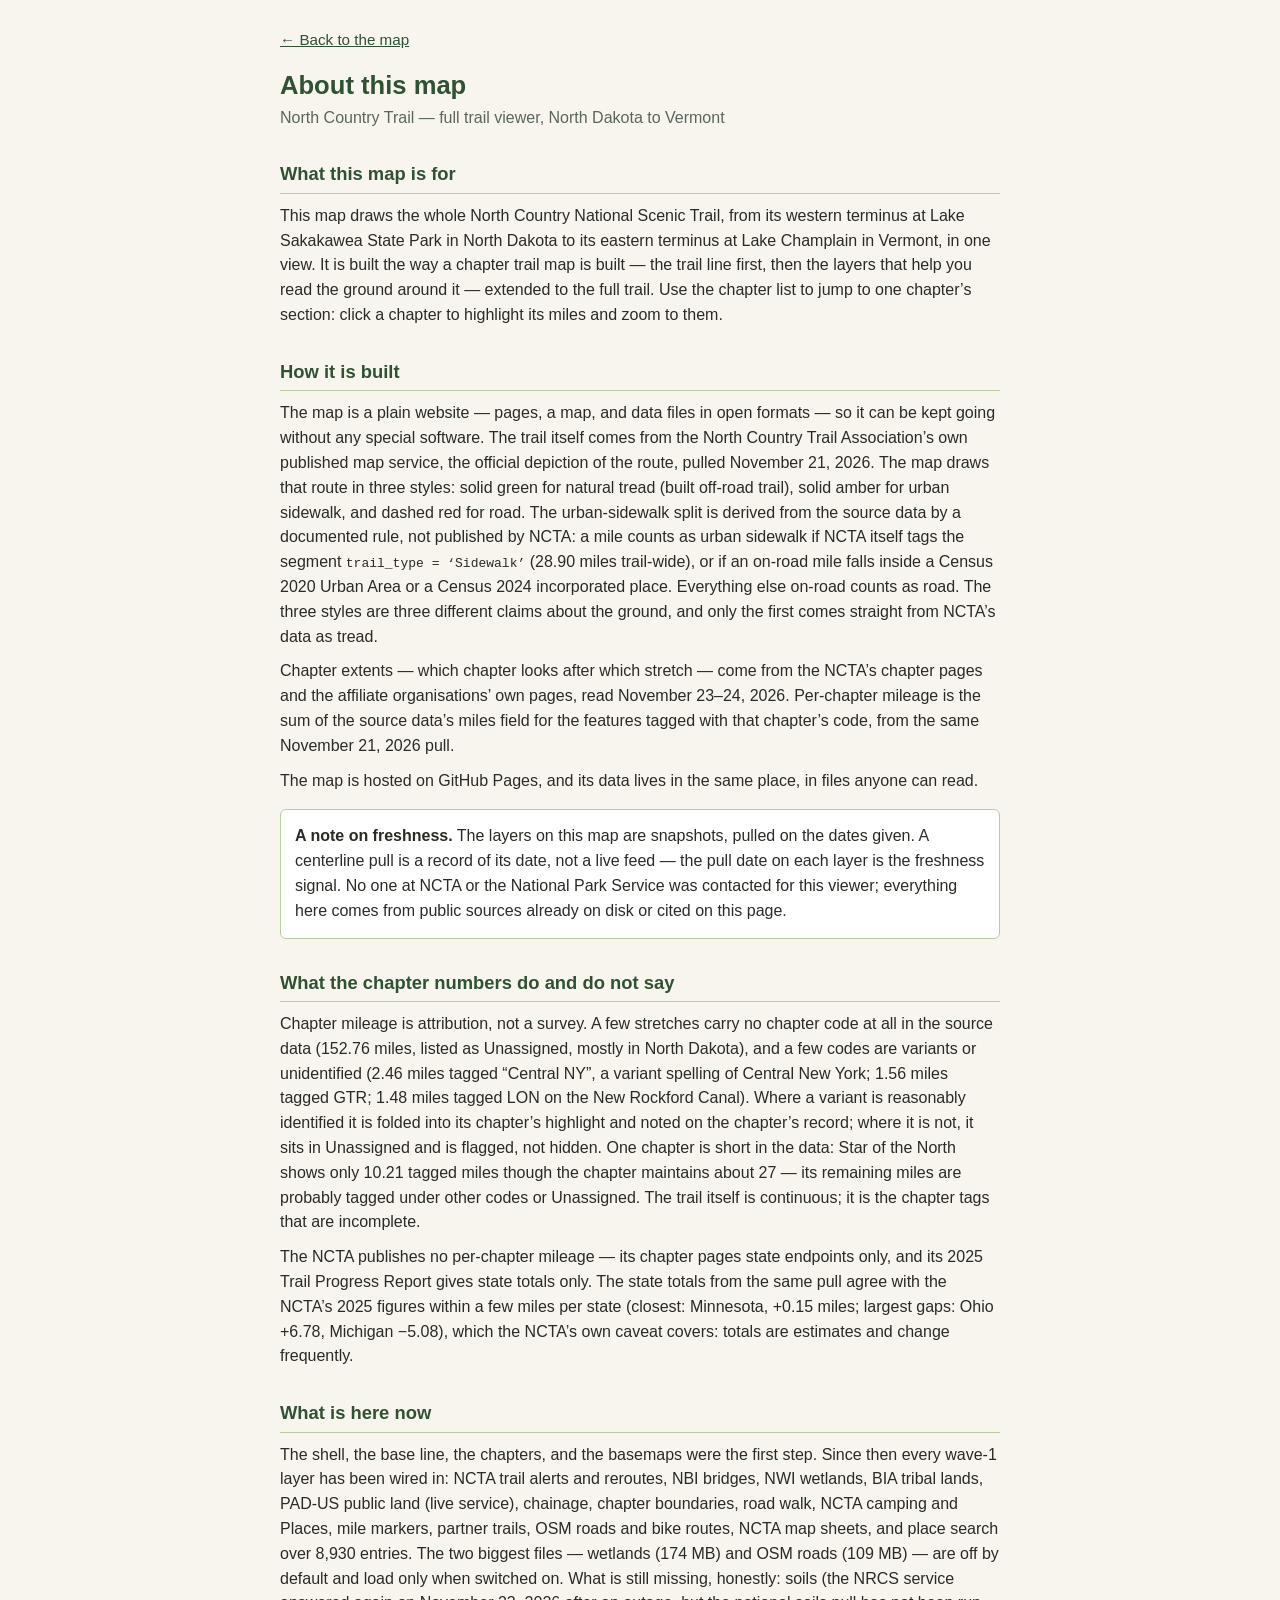
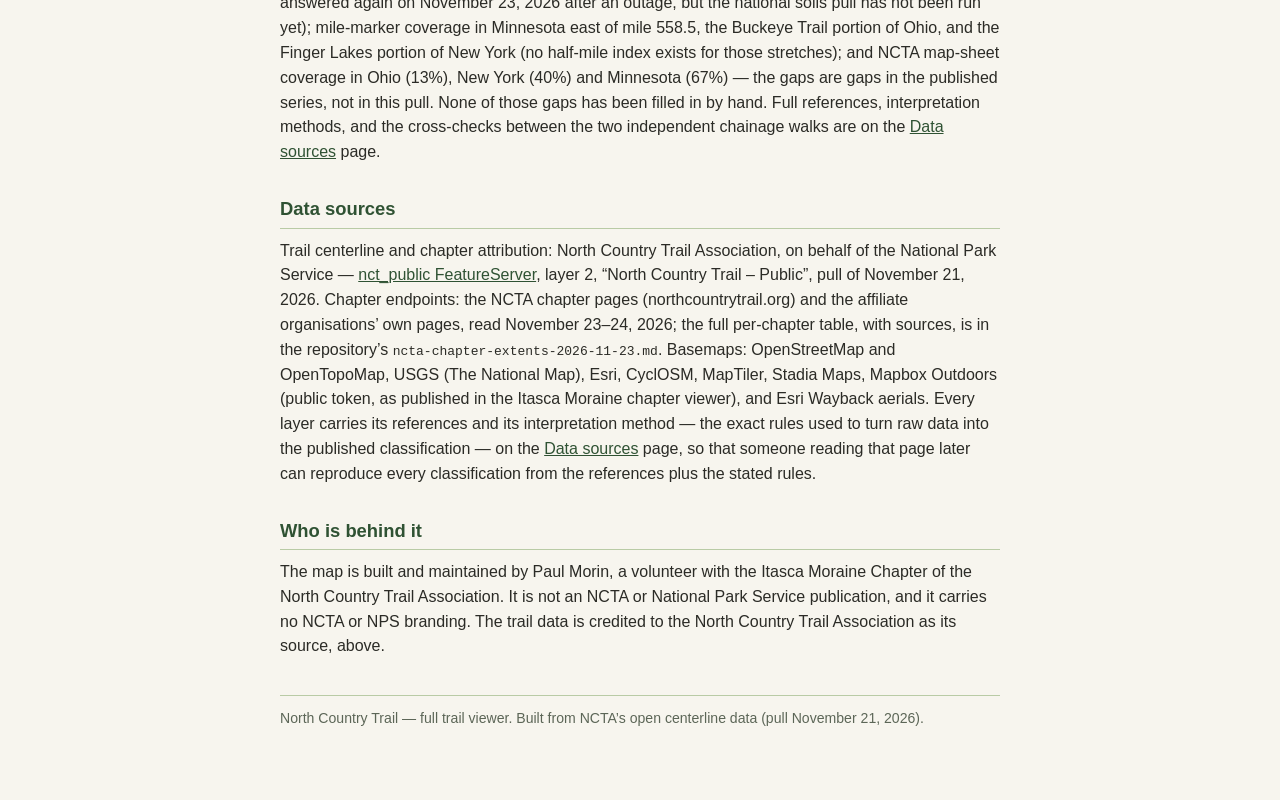
<file: site/about.html>
<!DOCTYPE html>
<html lang="en">
<head>
<meta charset="utf-8">
<meta name="viewport" content="width=device-width, initial-scale=1">
<title>About this map — North Country Trail full trail viewer</title>
<style>
  body {
    font-family: -apple-system, BlinkMacSystemFont, "Segoe UI", Roboto, Helvetica, Arial, sans-serif;
    line-height: 1.55;
    color: #2b2b26;
    background: #f7f5ee;
    margin: 0;
    padding: 0;
  }
  .page { max-width: 720px; margin: 0 auto; padding: 28px 20px 60px; }
  a { color: #2f5233; }
  h1 { font-size: 1.6rem; line-height: 1.25; margin: 0 0 4px; color: #2f5233; }
  .subtitle { font-size: 1rem; color: #5c6657; margin: 0 0 20px; }
  .back { display: inline-block; margin-bottom: 18px; font-size: 0.95rem; }
  h2 {
    font-size: 1.15rem; color: #2f5233;
    border-bottom: 1px solid #b9cba5;
    padding-bottom: 4px; margin: 30px 0 10px;
  }
  h3 { font-size: 1rem; margin: 18px 0 4px; color: #2b2b26; }
  p { margin: 4px 0 10px; }
  .src { font-size: 0.88rem; color: #5c6657; margin: 0 0 12px; }
  .src a { color: #5c6657; word-break: break-all; }
  .note {
    background: #fff; border: 1px solid #b9cba5; border-radius: 6px;
    padding: 10px 14px; margin: 16px 0;
  }
  .note p { margin: 4px 0; }
  ul { margin: 4px 0 10px; padding-left: 22px; }
  li { margin: 3px 0; }
  .foot { margin-top: 36px; font-size: 0.88rem; color: #5c6657; border-top: 1px solid #b9cba5; padding-top: 12px; }
</style>
</head>
<body>
<div class="page">
<a class="back" href="index.html">&larr; Back to the map</a>
<h1>About this map</h1>
<p class="subtitle">North Country Trail &mdash; full trail viewer, North Dakota to Vermont</p>

<h2>What this map is for</h2>
<p>This map draws the whole North Country National Scenic Trail, from its western terminus at Lake Sakakawea State Park in North Dakota to its eastern terminus at Lake Champlain in Vermont, in one view. It is built the way a chapter trail map is built &mdash; the trail line first, then the layers that help you read the ground around it &mdash; extended to the full trail. Use the chapter list to jump to one chapter&rsquo;s section: click a chapter to highlight its miles and zoom to them.</p>

<h2>How it is built</h2>
<p>The map is a plain website &mdash; pages, a map, and data files in open formats &mdash; so it can be kept going without any special software. The trail itself comes from the North Country Trail Association&rsquo;s own published map service, the official depiction of the route, pulled November 21, 2026. The map draws that route in three styles: solid green for natural tread (built off-road trail), solid amber for urban sidewalk, and dashed red for road. The urban-sidewalk split is derived from the source data by a documented rule, not published by NCTA: a mile counts as urban sidewalk if NCTA itself tags the segment <code>trail_type = &lsquo;Sidewalk&rsquo;</code> (28.90 miles trail-wide), or if an on-road mile falls inside a Census 2020 Urban Area or a Census 2024 incorporated place. Everything else on-road counts as road. The three styles are three different claims about the ground, and only the first comes straight from NCTA&rsquo;s data as tread.</p>
<p>Chapter extents &mdash; which chapter looks after which stretch &mdash; come from the NCTA&rsquo;s chapter pages and the affiliate organisations&rsquo; own pages, read November 23&ndash;24, 2026. Per-chapter mileage is the sum of the source data&rsquo;s miles field for the features tagged with that chapter&rsquo;s code, from the same November 21, 2026 pull.</p>
<p>The map is hosted on GitHub Pages, and its data lives in the same place, in files anyone can read.</p>

<div class="note">
<p><strong>A note on freshness.</strong> The layers on this map are snapshots, pulled on the dates given. A centerline pull is a record of its date, not a live feed &mdash; the pull date on each layer is the freshness signal. No one at NCTA or the National Park Service was contacted for this viewer; everything here comes from public sources already on disk or cited on this page.</p>
</div>

<h2>What the chapter numbers do and do not say</h2>
<p>Chapter mileage is attribution, not a survey. A few stretches carry no chapter code at all in the source data (152.76 miles, listed as Unassigned, mostly in North Dakota), and a few codes are variants or unidentified (2.46 miles tagged &ldquo;Central NY&rdquo;, a variant spelling of Central New York; 1.56 miles tagged GTR; 1.48 miles tagged LON on the New Rockford Canal). Where a variant is reasonably identified it is folded into its chapter&rsquo;s highlight and noted on the chapter&rsquo;s record; where it is not, it sits in Unassigned and is flagged, not hidden. One chapter is short in the data: Star of the North shows only 10.21 tagged miles though the chapter maintains about 27 &mdash; its remaining miles are probably tagged under other codes or Unassigned. The trail itself is continuous; it is the chapter tags that are incomplete.</p>
<p>The NCTA publishes no per-chapter mileage &mdash; its chapter pages state endpoints only, and its 2025 Trail Progress Report gives state totals only. The state totals from the same pull agree with the NCTA&rsquo;s 2025 figures within a few miles per state (closest: Minnesota, +0.15 miles; largest gaps: Ohio +6.78, Michigan &minus;5.08), which the NCTA&rsquo;s own caveat covers: totals are estimates and change frequently.</p>

<h2>What is here now</h2>
<p>The shell, the base line, the chapters, and the basemaps were the first step. Since then every wave-1 layer has been wired in: NCTA trail alerts and reroutes, NBI bridges, NWI wetlands, BIA tribal lands, PAD-US public land (live service), chainage, chapter boundaries, road walk, NCTA camping and Places, mile markers, partner trails, OSM roads and bike routes, NCTA map sheets, and place search over 8,930 entries. The two biggest files — wetlands (174 MB) and OSM roads (109 MB) — are off by default and load only when switched on. What is still missing, honestly: soils (the NRCS service answered again on November 23, 2026 after an outage, but the national soils pull has not been run yet); mile-marker coverage in Minnesota east of mile 558.5, the Buckeye Trail portion of Ohio, and the Finger Lakes portion of New York (no half-mile index exists for those stretches); and NCTA map-sheet coverage in Ohio (13%), New York (40%) and Minnesota (67%) — the gaps are gaps in the published series, not in this pull. None of those gaps has been filled in by hand. Full references, interpretation methods, and the cross-checks between the two independent chainage walks are on the <a href="data-sources.html">Data sources</a> page.</p>

<h2>Data sources</h2>
<p>Trail centerline and chapter attribution: North Country Trail Association, on behalf of the National Park Service &mdash; <a href="https://services2.arcgis.com/UfGVyqUm4GHa2zrj/arcgis/rest/services/nct_public/FeatureServer">nct_public FeatureServer</a>, layer 2, &ldquo;North Country Trail &ndash; Public&rdquo;, pull of November 21, 2026. Chapter endpoints: the NCTA chapter pages (northcountrytrail.org) and the affiliate organisations&rsquo; own pages, read November 23&ndash;24, 2026; the full per-chapter table, with sources, is in the repository&rsquo;s <code>ncta-chapter-extents-2026-11-23.md</code>. Basemaps: OpenStreetMap and OpenTopoMap, USGS (The National Map), Esri, CyclOSM, MapTiler, Stadia Maps, Mapbox Outdoors (public token, as published in the Itasca Moraine chapter viewer), and Esri Wayback aerials. Every layer carries its references and its interpretation method — the exact rules used to turn raw data into the published classification — on the <a href="data-sources.html">Data sources</a> page, so that someone reading that page later can reproduce every classification from the references plus the stated rules.</p>

<h2>Who is behind it</h2>
<p>The map is built and maintained by Paul Morin, a volunteer with the Itasca Moraine Chapter of the North Country Trail Association. It is not an NCTA or National Park Service publication, and it carries no NCTA or NPS branding. The trail data is credited to the North Country Trail Association as its source, above.</p>

<p class="foot">North Country Trail &mdash; full trail viewer. Built from NCTA&rsquo;s open centerline data (pull November 21, 2026).</p>
</div>
</body>
</html>
</file>
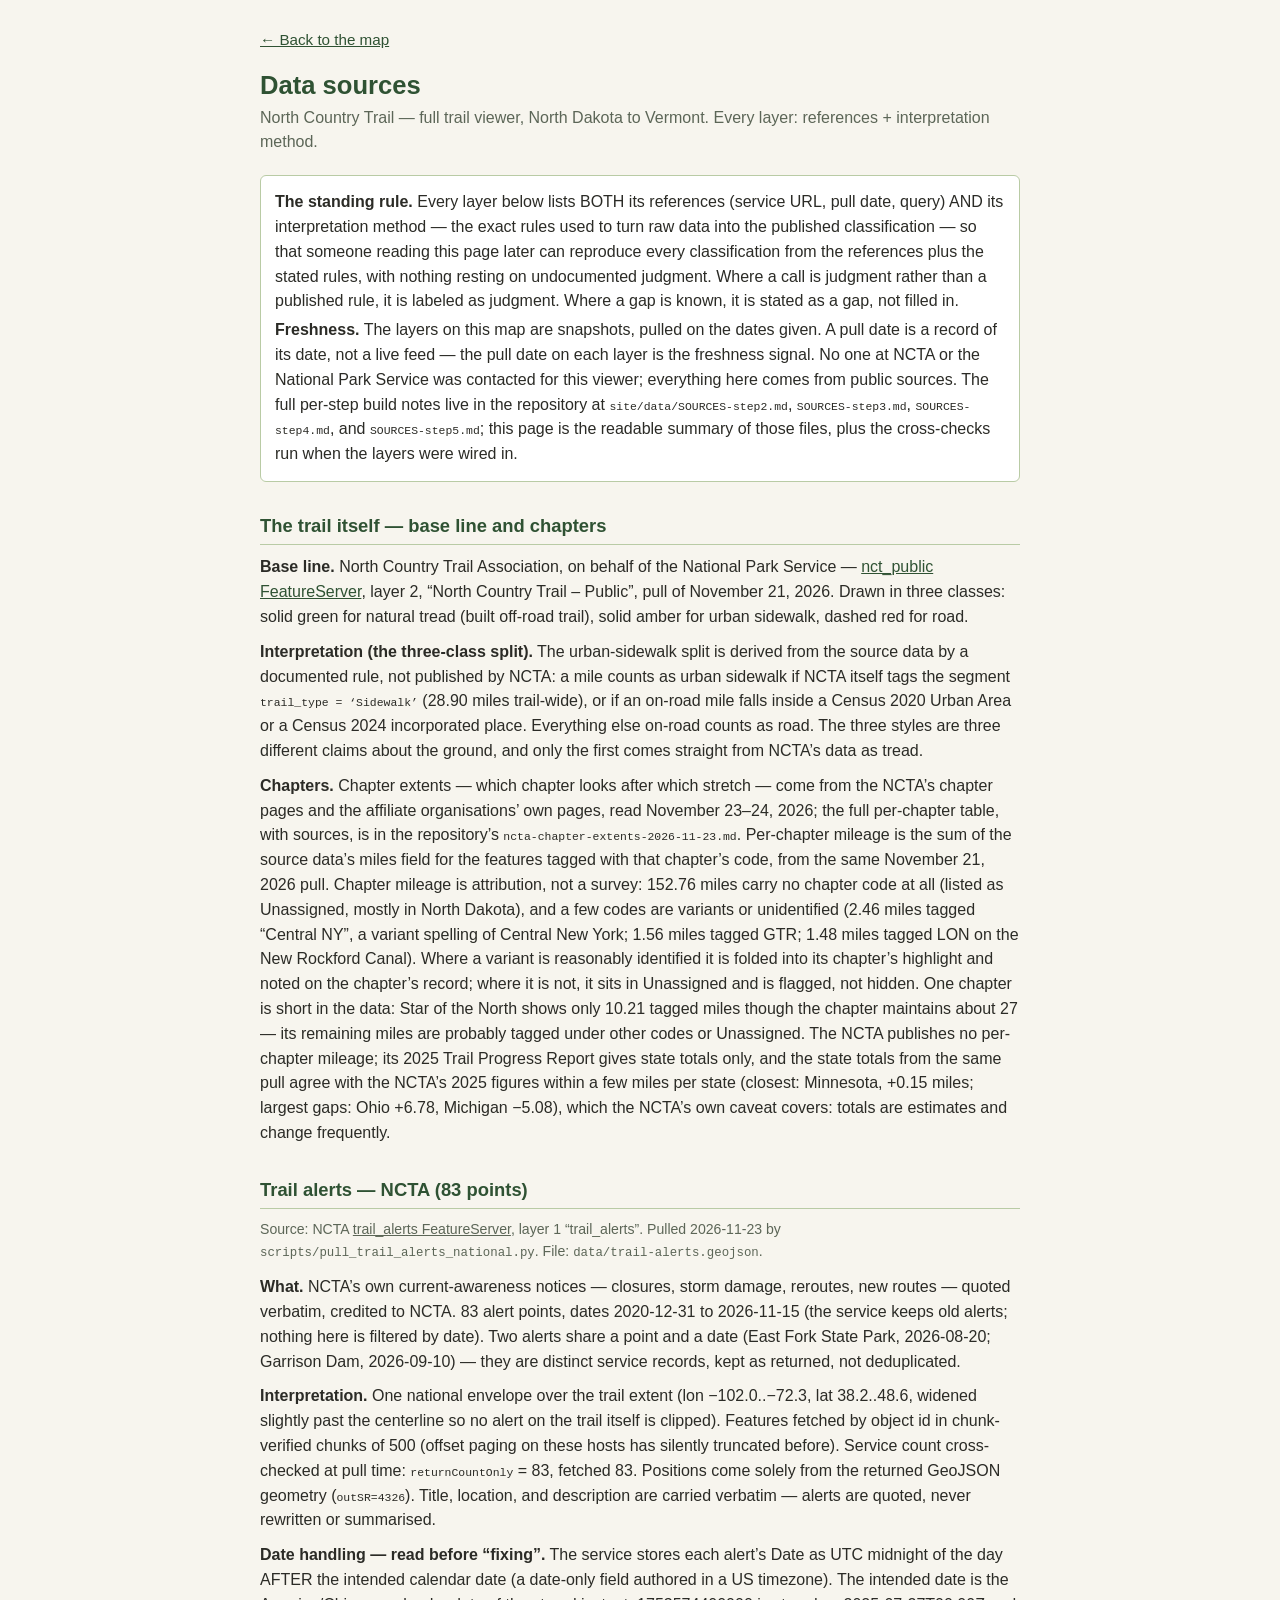
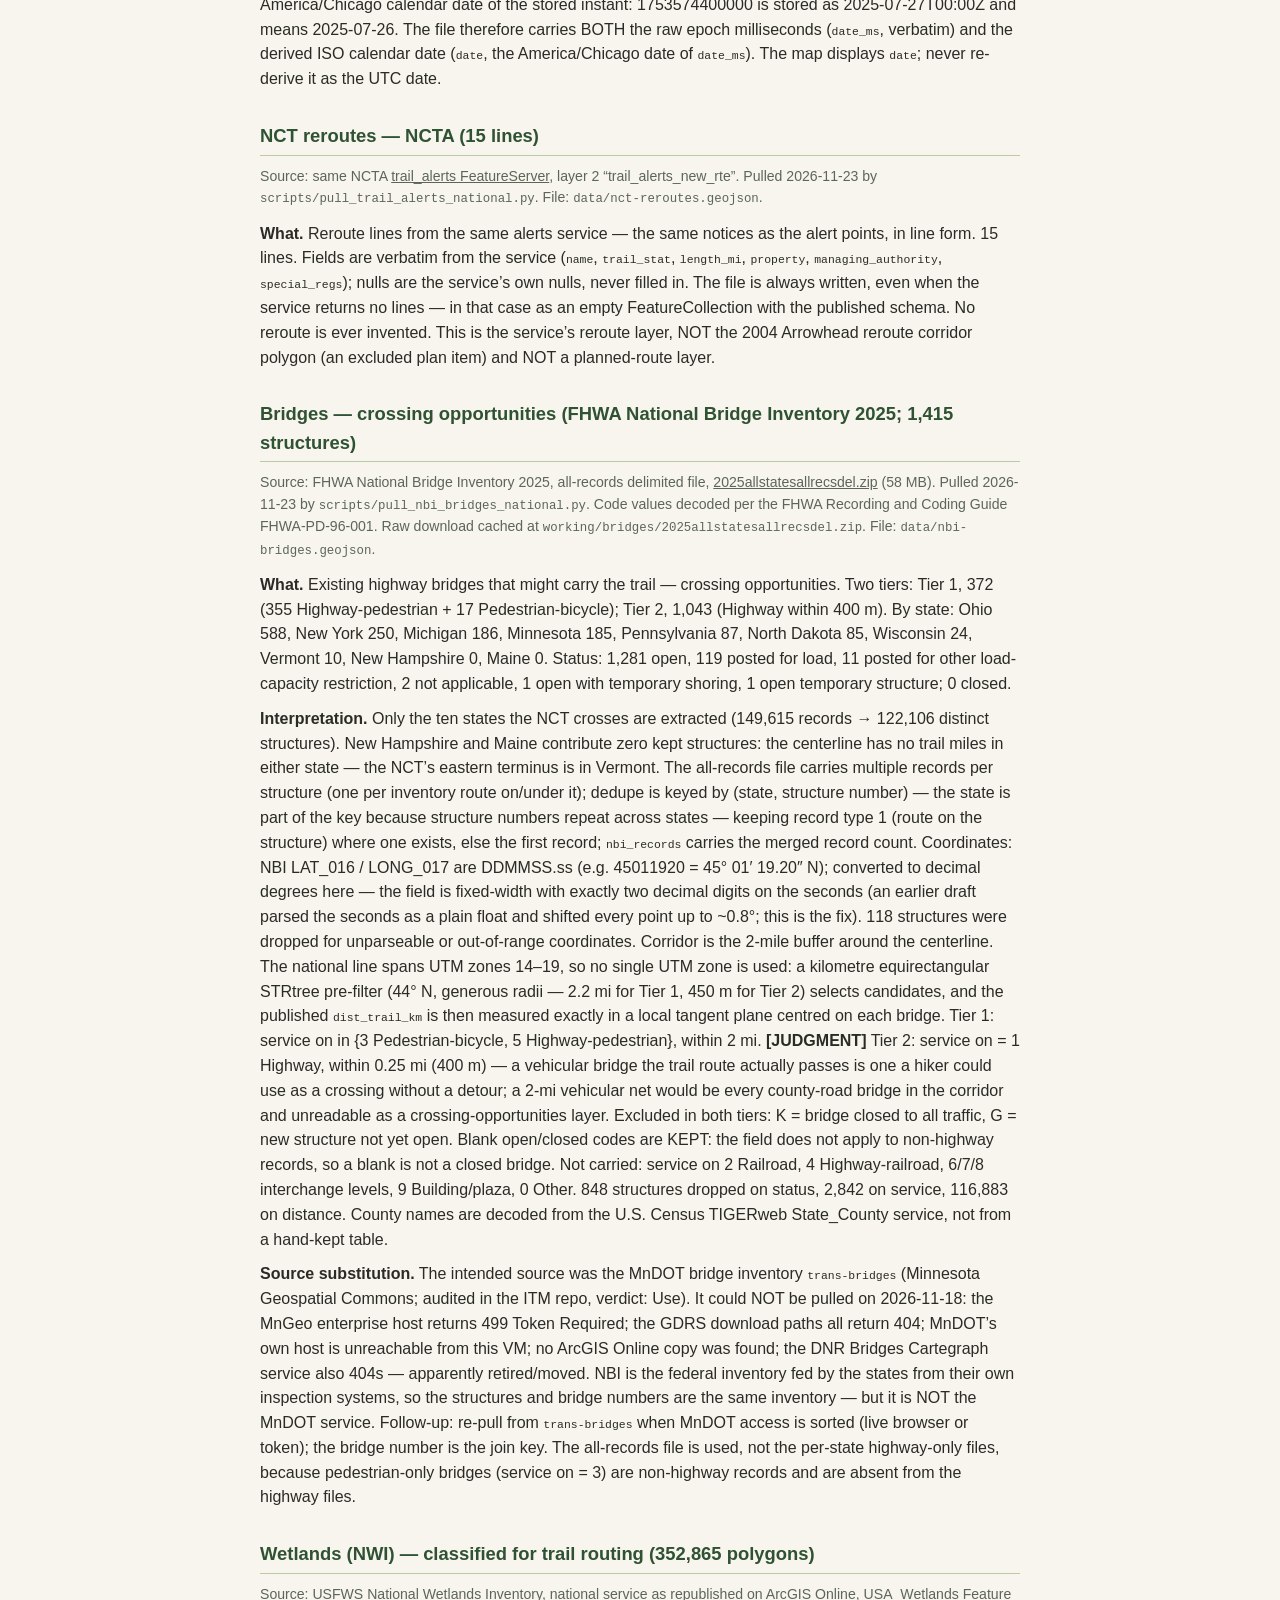
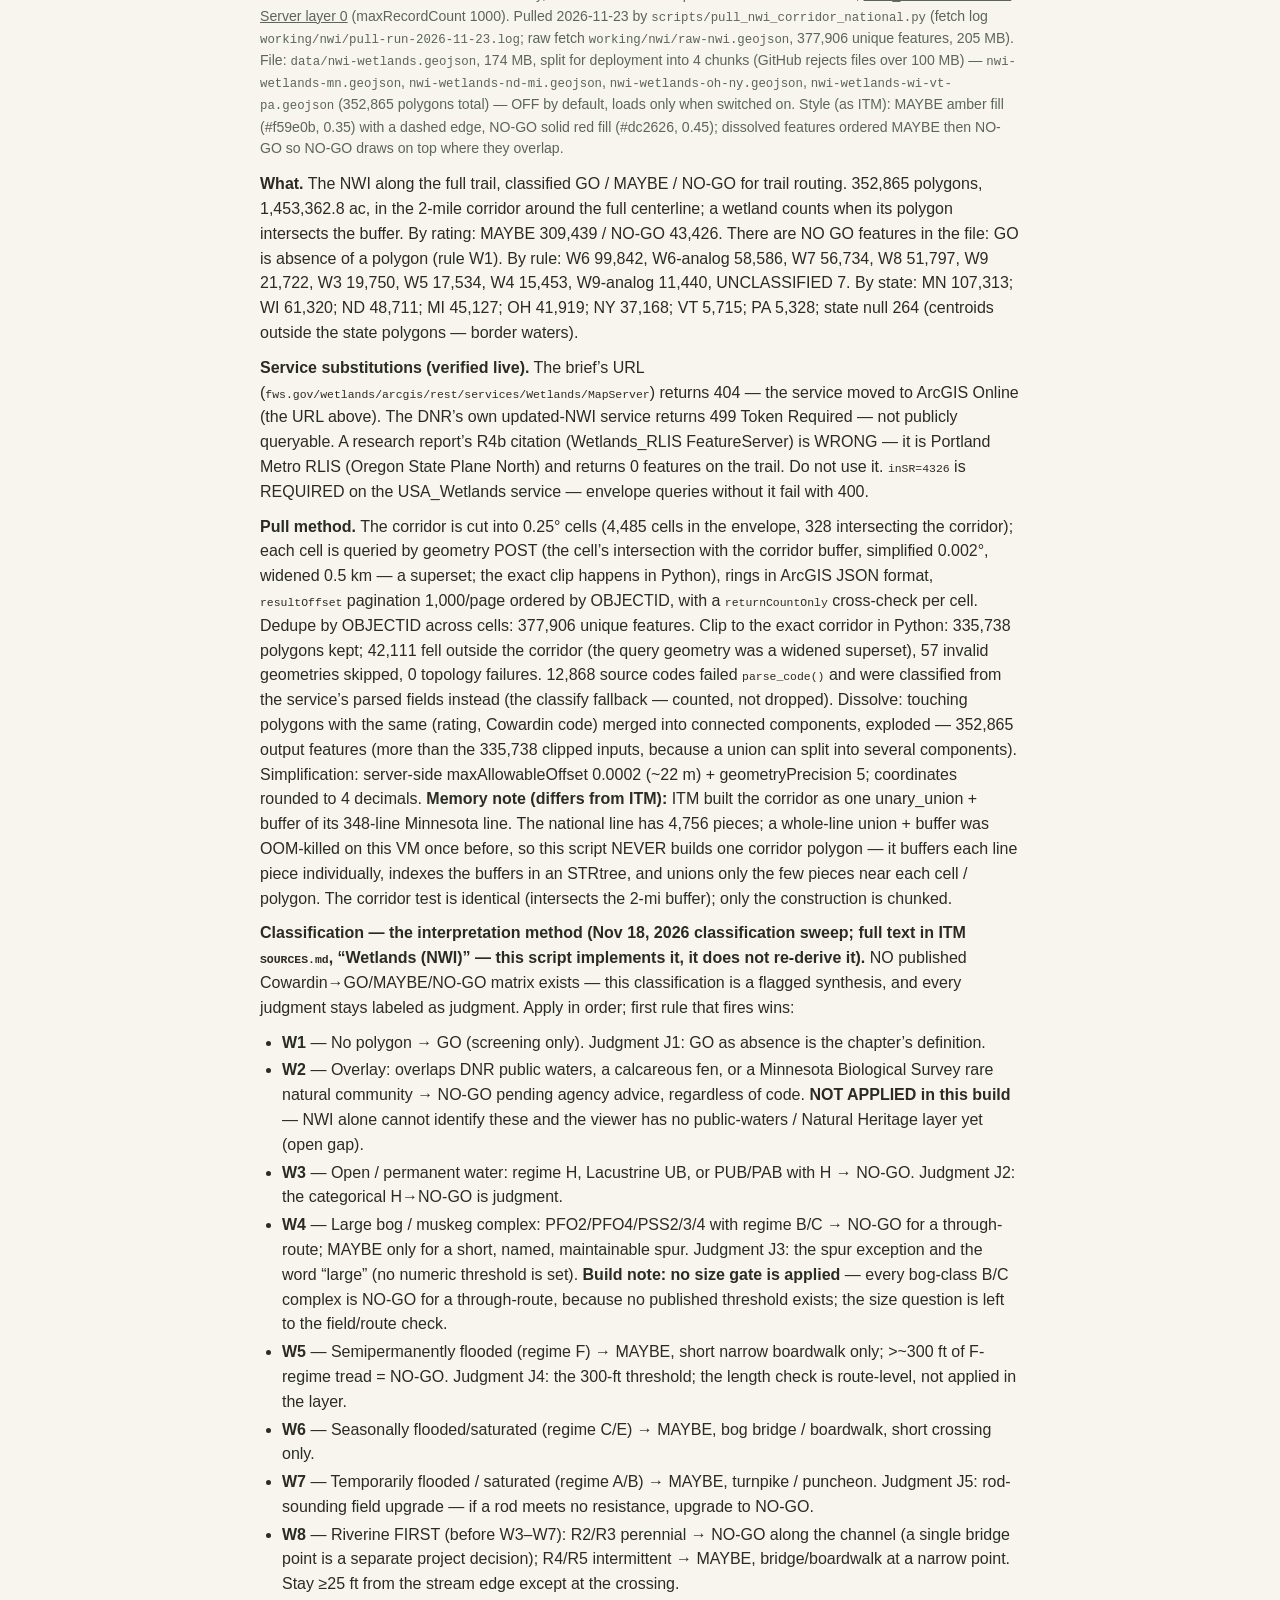
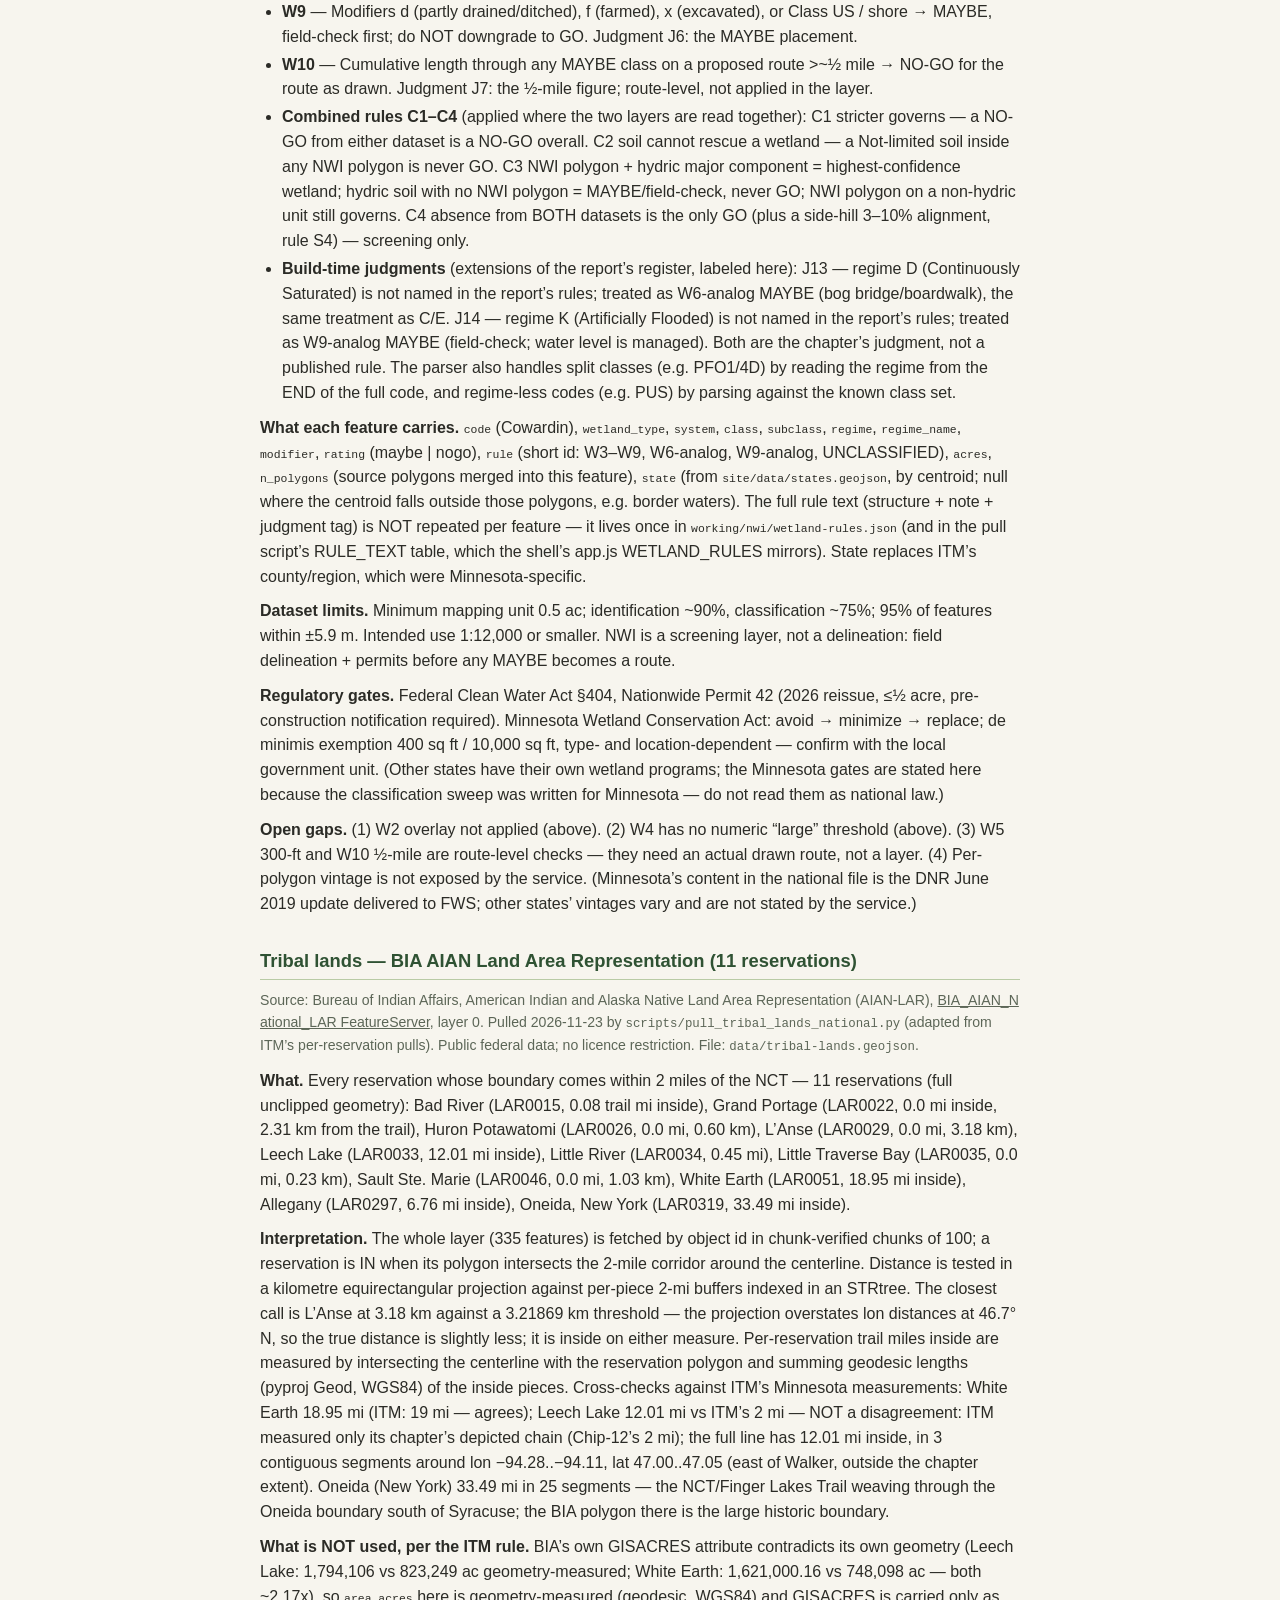
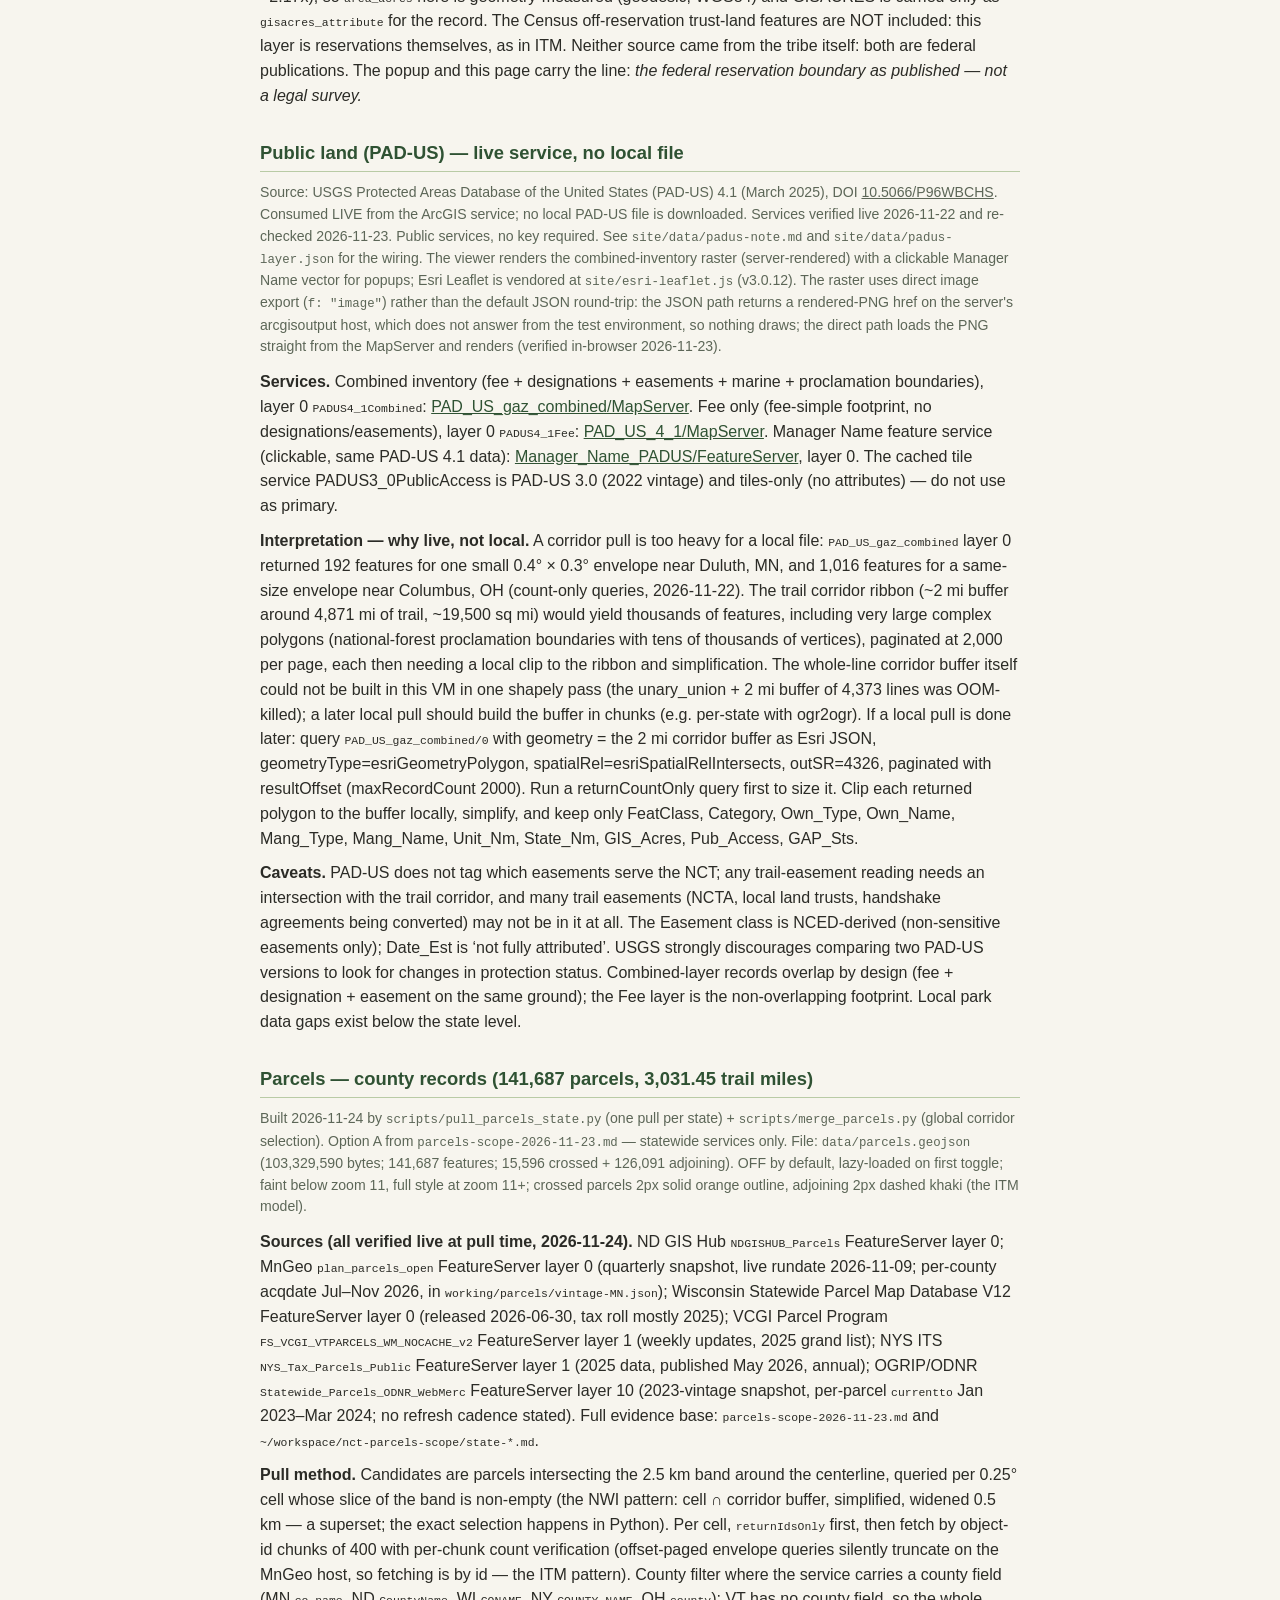
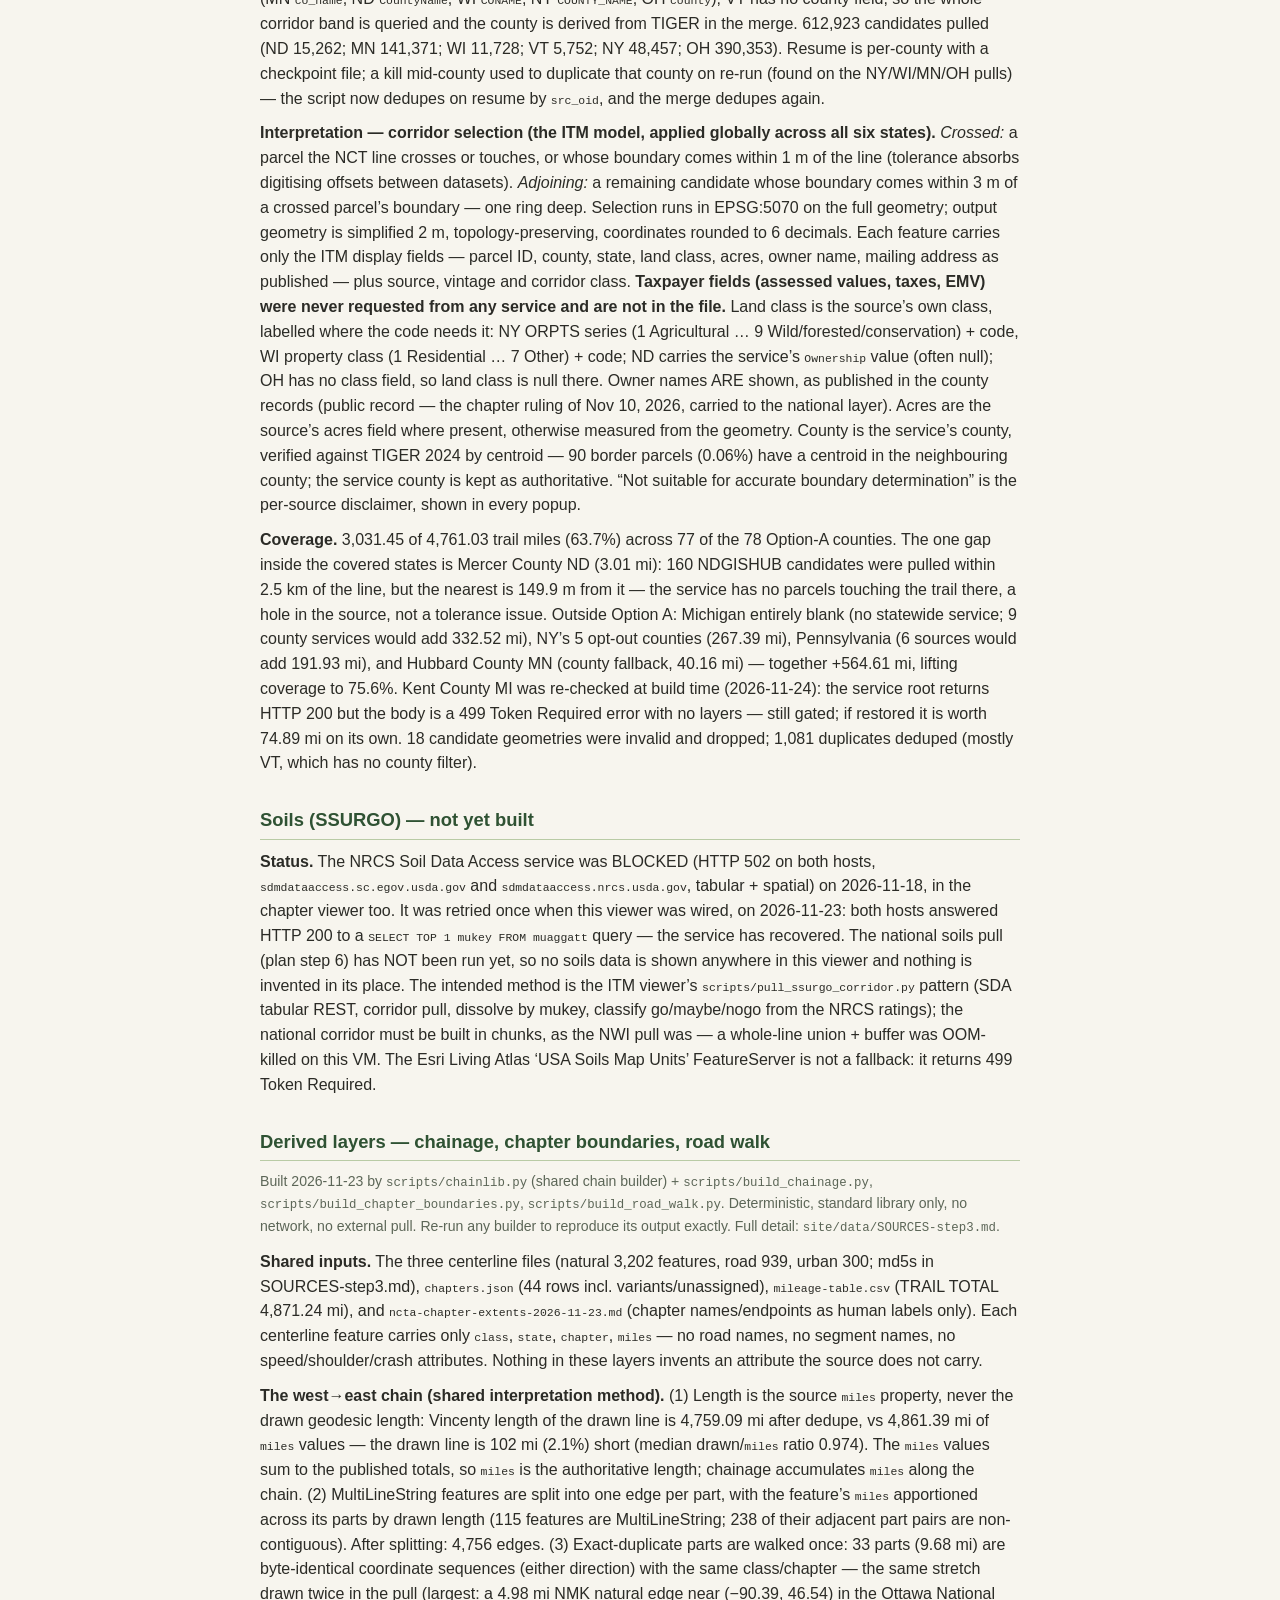
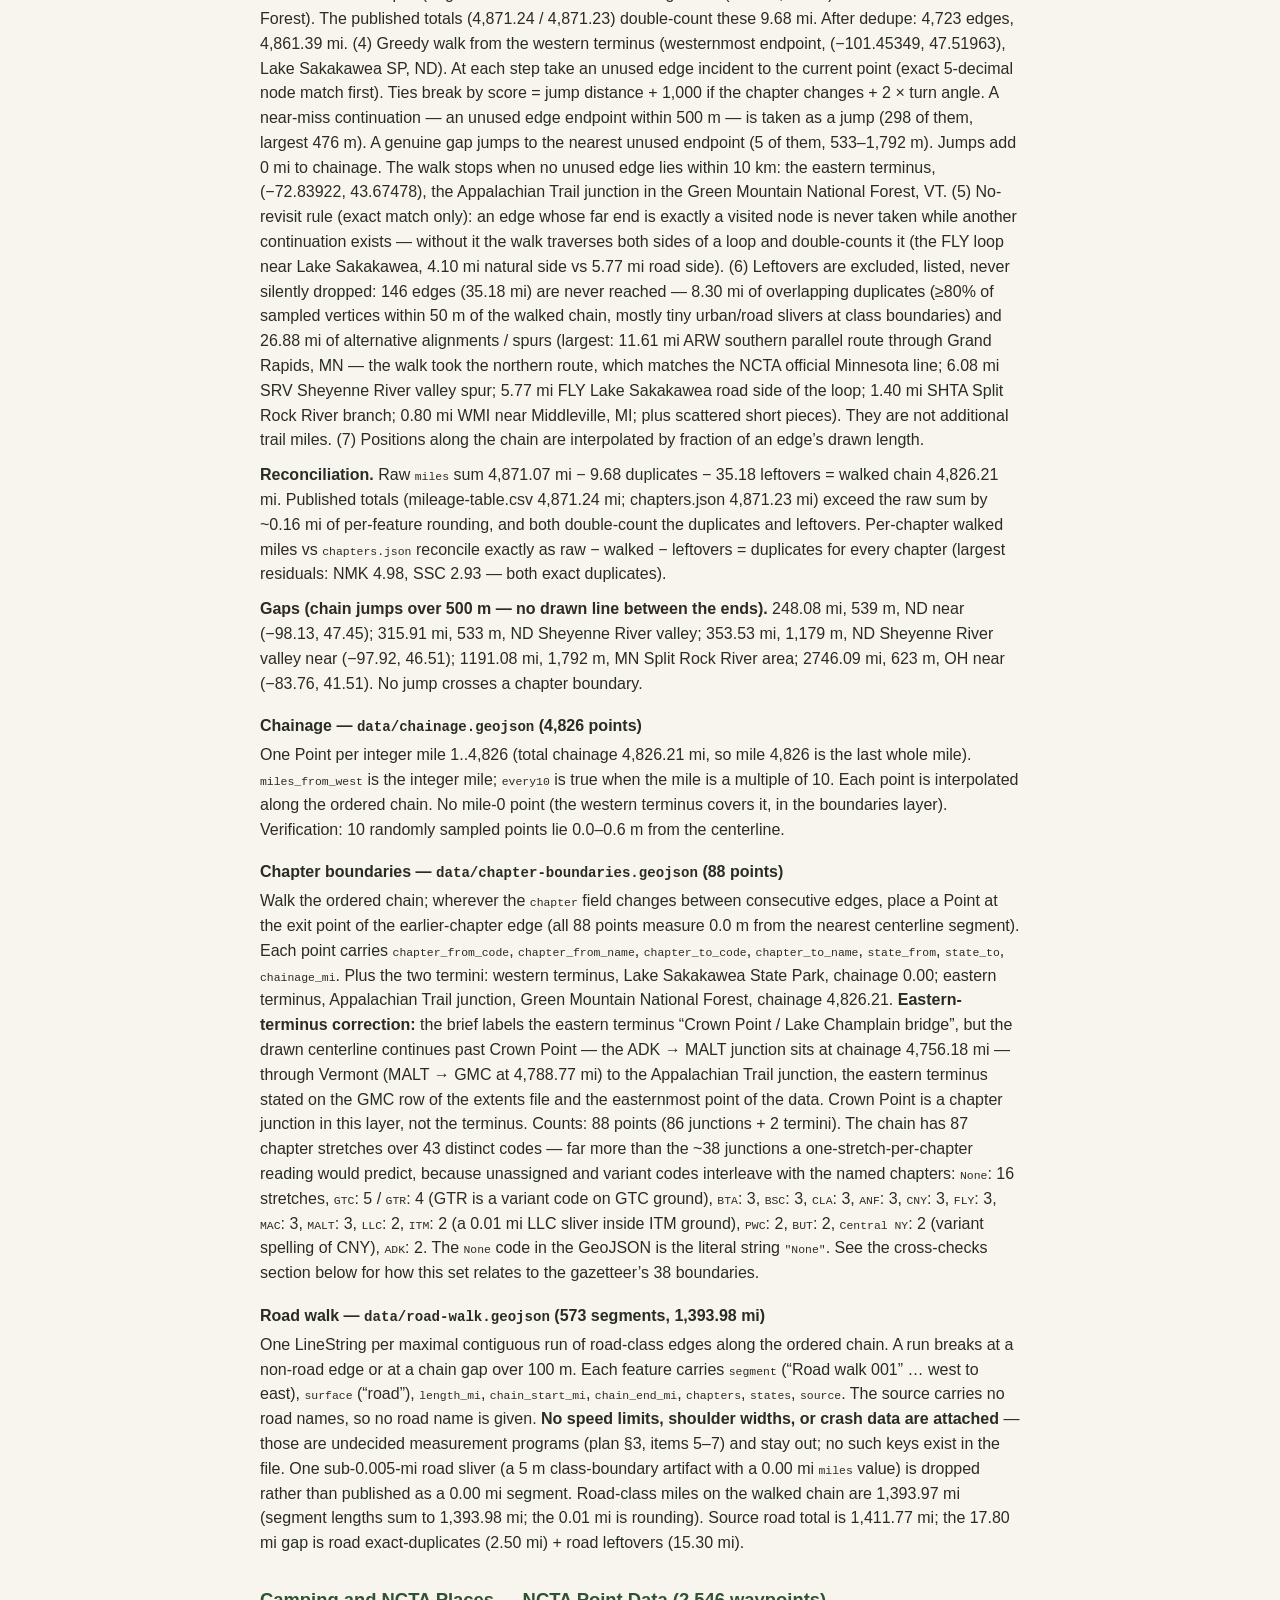
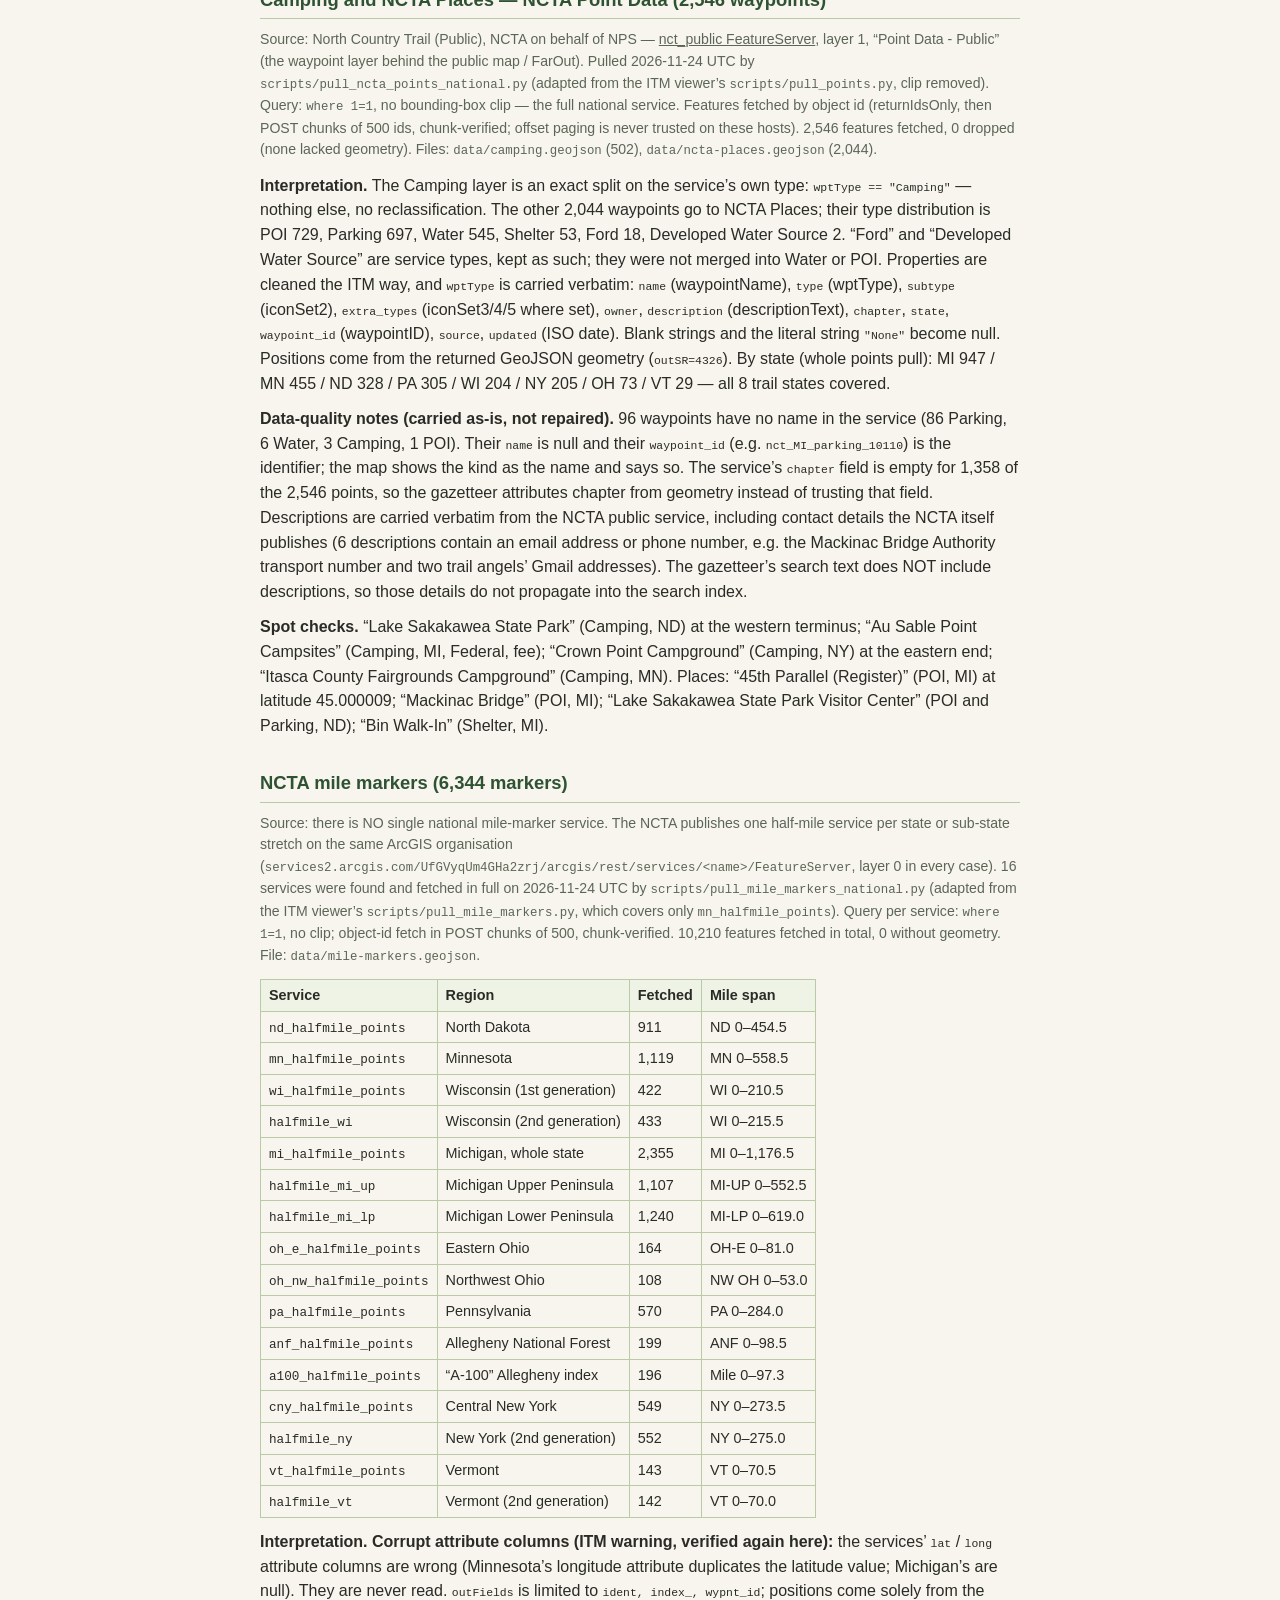
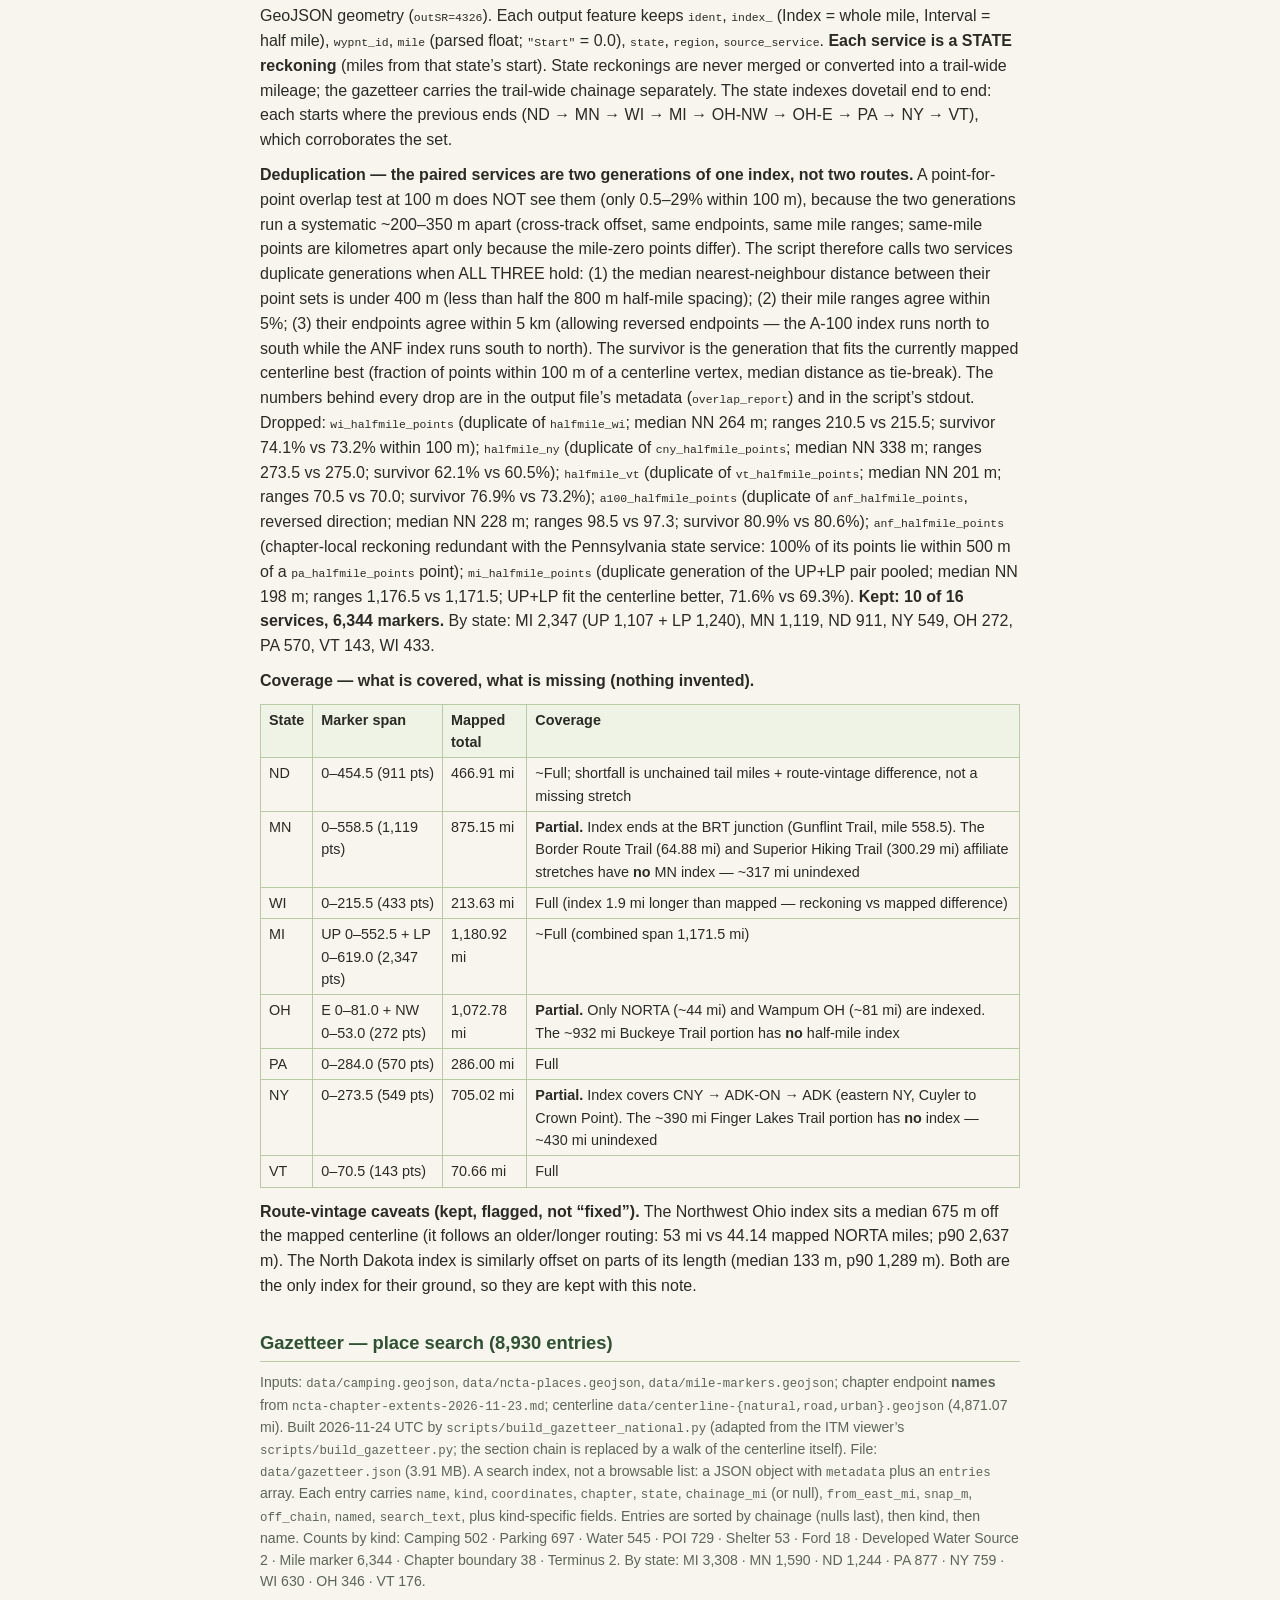
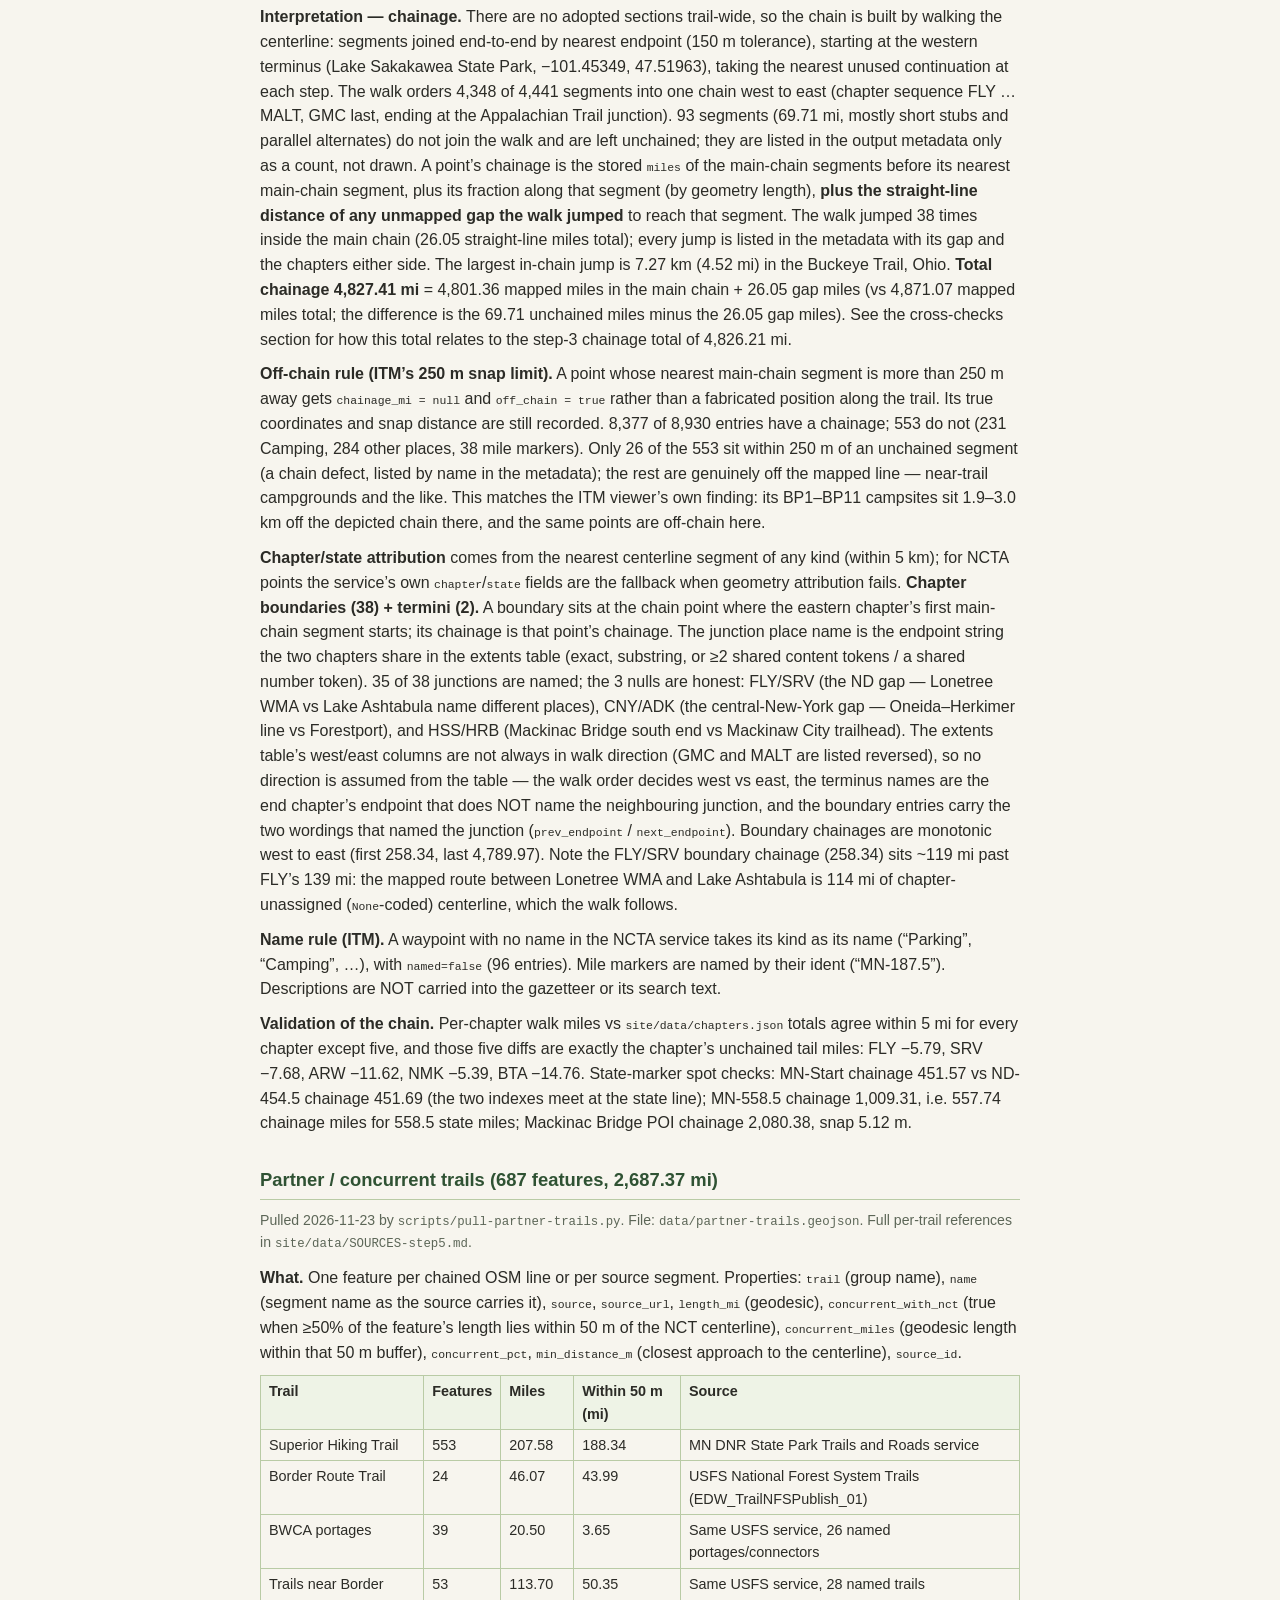
<file: site/data-sources.html>
<!DOCTYPE html>
<html lang="en">
<head>
<meta charset="utf-8">
<meta name="viewport" content="width=device-width, initial-scale=1">
<title>Data sources — North Country Trail full trail viewer</title>
<style>
  body {
    font-family: -apple-system, BlinkMacSystemFont, "Segoe UI", Roboto, Helvetica, Arial, sans-serif;
    line-height: 1.55;
    color: #2b2b26;
    background: #f7f5ee;
    margin: 0;
    padding: 0;
  }
  .page { max-width: 760px; margin: 0 auto; padding: 28px 20px 60px; }
  a { color: #2f5233; }
  h1 { font-size: 1.6rem; line-height: 1.25; margin: 0 0 4px; color: #2f5233; }
  .subtitle { font-size: 1rem; color: #5c6657; margin: 0 0 20px; }
  .back { display: inline-block; margin-bottom: 18px; font-size: 0.95rem; }
  h2 {
    font-size: 1.15rem; color: #2f5233;
    border-bottom: 1px solid #b9cba5;
    padding-bottom: 4px; margin: 30px 0 10px;
  }
  h3 { font-size: 1rem; margin: 18px 0 4px; color: #2b2b26; }
  p { margin: 4px 0 10px; }
  .src { font-size: 0.88rem; color: #5c6657; margin: 0 0 12px; }
  .src a { color: #5c6657; word-break: break-all; }
  .note {
    background: #fff; border: 1px solid #b9cba5; border-radius: 6px;
    padding: 10px 14px; margin: 16px 0;
  }
  .note p { margin: 4px 0; }
  ul { margin: 4px 0 10px; padding-left: 22px; }
  li { margin: 3px 0; }
  table { border-collapse: collapse; margin: 8px 0 12px; font-size: 0.9rem; }
  th, td { border: 1px solid #b9cba5; padding: 4px 8px; text-align: left; vertical-align: top; }
  th { background: #eef3e6; }
  code { font-size: 0.88em; }
  .foot { margin-top: 36px; font-size: 0.88rem; color: #5c6657; border-top: 1px solid #b9cba5; padding-top: 12px; }
</style>
</head>
<body>
<div class="page">
<a class="back" href="index.html">&larr; Back to the map</a>
<h1>Data sources</h1>
<p class="subtitle">North Country Trail &mdash; full trail viewer, North Dakota to Vermont. Every layer: references + interpretation method.</p>

<div class="note">
<p><strong>The standing rule.</strong> Every layer below lists BOTH its references (service URL, pull date, query) AND its interpretation method — the exact rules used to turn raw data into the published classification — so that someone reading this page later can reproduce every classification from the references plus the stated rules, with nothing resting on undocumented judgment. Where a call is judgment rather than a published rule, it is labeled as judgment. Where a gap is known, it is stated as a gap, not filled in.</p>
<p><strong>Freshness.</strong> The layers on this map are snapshots, pulled on the dates given. A pull date is a record of its date, not a live feed — the pull date on each layer is the freshness signal. No one at NCTA or the National Park Service was contacted for this viewer; everything here comes from public sources. The full per-step build notes live in the repository at <code>site/data/SOURCES-step2.md</code>, <code>SOURCES-step3.md</code>, <code>SOURCES-step4.md</code>, and <code>SOURCES-step5.md</code>; this page is the readable summary of those files, plus the cross-checks run when the layers were wired in.</p>
</div>

<h2>The trail itself — base line and chapters</h2>
<p><strong>Base line.</strong> North Country Trail Association, on behalf of the National Park Service — <a href="https://services2.arcgis.com/UfGVyqUm4GHa2zrj/arcgis/rest/services/nct_public/FeatureServer">nct_public FeatureServer</a>, layer 2, &ldquo;North Country Trail &ndash; Public&rdquo;, pull of November 21, 2026. Drawn in three classes: solid green for natural tread (built off-road trail), solid amber for urban sidewalk, dashed red for road.</p>
<p><strong>Interpretation (the three-class split).</strong> The urban-sidewalk split is derived from the source data by a documented rule, not published by NCTA: a mile counts as urban sidewalk if NCTA itself tags the segment <code>trail_type = &lsquo;Sidewalk&rsquo;</code> (28.90 miles trail-wide), or if an on-road mile falls inside a Census 2020 Urban Area or a Census 2024 incorporated place. Everything else on-road counts as road. The three styles are three different claims about the ground, and only the first comes straight from NCTA&rsquo;s data as tread.</p>
<p><strong>Chapters.</strong> Chapter extents — which chapter looks after which stretch — come from the NCTA&rsquo;s chapter pages and the affiliate organisations&rsquo; own pages, read November 23&ndash;24, 2026; the full per-chapter table, with sources, is in the repository&rsquo;s <code>ncta-chapter-extents-2026-11-23.md</code>. Per-chapter mileage is the sum of the source data&rsquo;s miles field for the features tagged with that chapter&rsquo;s code, from the same November 21, 2026 pull. Chapter mileage is attribution, not a survey: 152.76 miles carry no chapter code at all (listed as Unassigned, mostly in North Dakota), and a few codes are variants or unidentified (2.46 miles tagged &ldquo;Central NY&rdquo;, a variant spelling of Central New York; 1.56 miles tagged GTR; 1.48 miles tagged LON on the New Rockford Canal). Where a variant is reasonably identified it is folded into its chapter&rsquo;s highlight and noted on the chapter&rsquo;s record; where it is not, it sits in Unassigned and is flagged, not hidden. One chapter is short in the data: Star of the North shows only 10.21 tagged miles though the chapter maintains about 27 — its remaining miles are probably tagged under other codes or Unassigned. The NCTA publishes no per-chapter mileage; its 2025 Trail Progress Report gives state totals only, and the state totals from the same pull agree with the NCTA&rsquo;s 2025 figures within a few miles per state (closest: Minnesota, +0.15 miles; largest gaps: Ohio +6.78, Michigan &minus;5.08), which the NCTA&rsquo;s own caveat covers: totals are estimates and change frequently.</p>

<h2>Trail alerts — NCTA (83 points)</h2>
<p class="src">Source: NCTA <a href="https://services2.arcgis.com/UfGVyqUm4GHa2zrj/arcgis/rest/services/trail_alerts/FeatureServer">trail_alerts FeatureServer</a>, layer 1 &ldquo;trail_alerts&rdquo;. Pulled 2026-11-23 by <code>scripts/pull_trail_alerts_national.py</code>. File: <code>data/trail-alerts.geojson</code>.</p>
<p><strong>What.</strong> NCTA&rsquo;s own current-awareness notices — closures, storm damage, reroutes, new routes — quoted verbatim, credited to NCTA. 83 alert points, dates 2020-12-31 to 2026-11-15 (the service keeps old alerts; nothing here is filtered by date). Two alerts share a point and a date (East Fork State Park, 2026-08-20; Garrison Dam, 2026-09-10) — they are distinct service records, kept as returned, not deduplicated.</p>
<p><strong>Interpretation.</strong> One national envelope over the trail extent (lon &minus;102.0..&minus;72.3, lat 38.2..48.6, widened slightly past the centerline so no alert on the trail itself is clipped). Features fetched by object id in chunk-verified chunks of 500 (offset paging on these hosts has silently truncated before). Service count cross-checked at pull time: <code>returnCountOnly</code> = 83, fetched 83. Positions come solely from the returned GeoJSON geometry (<code>outSR=4326</code>). Title, location, and description are carried verbatim — alerts are quoted, never rewritten or summarised.</p>
<p><strong>Date handling — read before &ldquo;fixing&rdquo;.</strong> The service stores each alert&rsquo;s Date as UTC midnight of the day AFTER the intended calendar date (a date-only field authored in a US timezone). The intended date is the America/Chicago calendar date of the stored instant: 1753574400000 is stored as 2025-07-27T00:00Z and means 2025-07-26. The file therefore carries BOTH the raw epoch milliseconds (<code>date_ms</code>, verbatim) and the derived ISO calendar date (<code>date</code>, the America/Chicago date of <code>date_ms</code>). The map displays <code>date</code>; never re-derive it as the UTC date.</p>

<h2>NCT reroutes — NCTA (15 lines)</h2>
<p class="src">Source: same NCTA <a href="https://services2.arcgis.com/UfGVyqUm4GHa2zrj/arcgis/rest/services/trail_alerts/FeatureServer">trail_alerts FeatureServer</a>, layer 2 &ldquo;trail_alerts_new_rte&rdquo;. Pulled 2026-11-23 by <code>scripts/pull_trail_alerts_national.py</code>. File: <code>data/nct-reroutes.geojson</code>.</p>
<p><strong>What.</strong> Reroute lines from the same alerts service — the same notices as the alert points, in line form. 15 lines. Fields are verbatim from the service (<code>name</code>, <code>trail_stat</code>, <code>length_mi</code>, <code>property</code>, <code>managing_authority</code>, <code>special_regs</code>); nulls are the service&rsquo;s own nulls, never filled in. The file is always written, even when the service returns no lines — in that case as an empty FeatureCollection with the published schema. No reroute is ever invented. This is the service&rsquo;s reroute layer, NOT the 2004 Arrowhead reroute corridor polygon (an excluded plan item) and NOT a planned-route layer.</p>

<h2>Bridges — crossing opportunities (FHWA National Bridge Inventory 2025; 1,415 structures)</h2>
<p class="src">Source: FHWA National Bridge Inventory 2025, all-records delimited file, <a href="https://www.fhwa.dot.gov/bridge/nbi/2025allstatesallrecsdel.zip">2025allstatesallrecsdel.zip</a> (58 MB). Pulled 2026-11-23 by <code>scripts/pull_nbi_bridges_national.py</code>. Code values decoded per the FHWA Recording and Coding Guide FHWA-PD-96-001. Raw download cached at <code>working/bridges/2025allstatesallrecsdel.zip</code>. File: <code>data/nbi-bridges.geojson</code>.</p>
<p><strong>What.</strong> Existing highway bridges that might carry the trail — crossing opportunities. Two tiers: Tier 1, 372 (355 Highway-pedestrian + 17 Pedestrian-bicycle); Tier 2, 1,043 (Highway within 400 m). By state: Ohio 588, New York 250, Michigan 186, Minnesota 185, Pennsylvania 87, North Dakota 85, Wisconsin 24, Vermont 10, New Hampshire 0, Maine 0. Status: 1,281 open, 119 posted for load, 11 posted for other load-capacity restriction, 2 not applicable, 1 open with temporary shoring, 1 open temporary structure; 0 closed.</p>
<p><strong>Interpretation.</strong> Only the ten states the NCT crosses are extracted (149,615 records &rarr; 122,106 distinct structures). New Hampshire and Maine contribute zero kept structures: the centerline has no trail miles in either state — the NCT&rsquo;s eastern terminus is in Vermont. The all-records file carries multiple records per structure (one per inventory route on/under it); dedupe is keyed by (state, structure number) — the state is part of the key because structure numbers repeat across states — keeping record type 1 (route on the structure) where one exists, else the first record; <code>nbi_records</code> carries the merged record count. Coordinates: NBI LAT_016 / LONG_017 are DDMMSS.ss (e.g. 45011920 = 45&deg; 01&prime; 19.20&Prime; N); converted to decimal degrees here — the field is fixed-width with exactly two decimal digits on the seconds (an earlier draft parsed the seconds as a plain float and shifted every point up to ~0.8&deg;; this is the fix). 118 structures were dropped for unparseable or out-of-range coordinates. Corridor is the 2-mile buffer around the centerline. The national line spans UTM zones 14–19, so no single UTM zone is used: a kilometre equirectangular STRtree pre-filter (44&deg; N, generous radii — 2.2 mi for Tier 1, 450 m for Tier 2) selects candidates, and the published <code>dist_trail_km</code> is then measured exactly in a local tangent plane centred on each bridge. Tier 1: service on in {3 Pedestrian-bicycle, 5 Highway-pedestrian}, within 2 mi. <strong>[JUDGMENT]</strong> Tier 2: service on = 1 Highway, within 0.25 mi (400 m) — a vehicular bridge the trail route actually passes is one a hiker could use as a crossing without a detour; a 2-mi vehicular net would be every county-road bridge in the corridor and unreadable as a crossing-opportunities layer. Excluded in both tiers: K = bridge closed to all traffic, G = new structure not yet open. Blank open/closed codes are KEPT: the field does not apply to non-highway records, so a blank is not a closed bridge. Not carried: service on 2 Railroad, 4 Highway-railroad, 6/7/8 interchange levels, 9 Building/plaza, 0 Other. 848 structures dropped on status, 2,842 on service, 116,883 on distance. County names are decoded from the U.S. Census TIGERweb State_County service, not from a hand-kept table.</p>
<p><strong>Source substitution.</strong> The intended source was the MnDOT bridge inventory <code>trans-bridges</code> (Minnesota Geospatial Commons; audited in the ITM repo, verdict: Use). It could NOT be pulled on 2026-11-18: the MnGeo enterprise host returns 499 Token Required; the GDRS download paths all return 404; MnDOT&rsquo;s own host is unreachable from this VM; no ArcGIS Online copy was found; the DNR Bridges Cartegraph service also 404s — apparently retired/moved. NBI is the federal inventory fed by the states from their own inspection systems, so the structures and bridge numbers are the same inventory — but it is NOT the MnDOT service. Follow-up: re-pull from <code>trans-bridges</code> when MnDOT access is sorted (live browser or token); the bridge number is the join key. The all-records file is used, not the per-state highway-only files, because pedestrian-only bridges (service on = 3) are non-highway records and are absent from the highway files.</p>

<h2>Wetlands (NWI) — classified for trail routing (352,865 polygons)</h2>
<p class="src">Source: USFWS National Wetlands Inventory, national service as republished on ArcGIS Online, <a href="https://services.arcgis.com/P3ePLMYs2RVChkJx/ArcGIS/rest/services/USA_Wetlands/FeatureServer/0">USA_Wetlands FeatureServer layer 0</a> (maxRecordCount 1000). Pulled 2026-11-23 by <code>scripts/pull_nwi_corridor_national.py</code> (fetch log <code>working/nwi/pull-run-2026-11-23.log</code>; raw fetch <code>working/nwi/raw-nwi.geojson</code>, 377,906 unique features, 205 MB). File: <code>data/nwi-wetlands.geojson</code>, 174 MB, split for deployment into 4 chunks (GitHub rejects files over 100 MB) — <code>nwi-wetlands-mn.geojson</code>, <code>nwi-wetlands-nd-mi.geojson</code>, <code>nwi-wetlands-oh-ny.geojson</code>, <code>nwi-wetlands-wi-vt-pa.geojson</code> (352,865 polygons total) — OFF by default, loads only when switched on. Style (as ITM): MAYBE amber fill (#f59e0b, 0.35) with a dashed edge, NO-GO solid red fill (#dc2626, 0.45); dissolved features ordered MAYBE then NO-GO so NO-GO draws on top where they overlap.</p>
<p><strong>What.</strong> The NWI along the full trail, classified GO / MAYBE / NO-GO for trail routing. 352,865 polygons, 1,453,362.8 ac, in the 2-mile corridor around the full centerline; a wetland counts when its polygon intersects the buffer. By rating: MAYBE 309,439 / NO-GO 43,426. There are NO GO features in the file: GO is absence of a polygon (rule W1). By rule: W6 99,842, W6-analog 58,586, W7 56,734, W8 51,797, W9 21,722, W3 19,750, W5 17,534, W4 15,453, W9-analog 11,440, UNCLASSIFIED 7. By state: MN 107,313; WI 61,320; ND 48,711; MI 45,127; OH 41,919; NY 37,168; VT 5,715; PA 5,328; state null 264 (centroids outside the state polygons — border waters).</p>
<p><strong>Service substitutions (verified live).</strong> The brief&rsquo;s URL (<code>fws.gov/wetlands/arcgis/rest/services/Wetlands/MapServer</code>) returns 404 — the service moved to ArcGIS Online (the URL above). The DNR&rsquo;s own updated-NWI service returns 499 Token Required — not publicly queryable. A research report&rsquo;s R4b citation (Wetlands_RLIS FeatureServer) is WRONG — it is Portland Metro RLIS (Oregon State Plane North) and returns 0 features on the trail. Do not use it. <code>inSR=4326</code> is REQUIRED on the USA_Wetlands service — envelope queries without it fail with 400.</p>
<p><strong>Pull method.</strong> The corridor is cut into 0.25&deg; cells (4,485 cells in the envelope, 328 intersecting the corridor); each cell is queried by geometry POST (the cell&rsquo;s intersection with the corridor buffer, simplified 0.002&deg;, widened 0.5 km — a superset; the exact clip happens in Python), rings in ArcGIS JSON format, <code>resultOffset</code> pagination 1,000/page ordered by OBJECTID, with a <code>returnCountOnly</code> cross-check per cell. Dedupe by OBJECTID across cells: 377,906 unique features. Clip to the exact corridor in Python: 335,738 polygons kept; 42,111 fell outside the corridor (the query geometry was a widened superset), 57 invalid geometries skipped, 0 topology failures. 12,868 source codes failed <code>parse_code()</code> and were classified from the service&rsquo;s parsed fields instead (the classify fallback — counted, not dropped). Dissolve: touching polygons with the same (rating, Cowardin code) merged into connected components, exploded — 352,865 output features (more than the 335,738 clipped inputs, because a union can split into several components). Simplification: server-side maxAllowableOffset 0.0002 (~22 m) + geometryPrecision 5; coordinates rounded to 4 decimals. <strong>Memory note (differs from ITM):</strong> ITM built the corridor as one unary_union + buffer of its 348-line Minnesota line. The national line has 4,756 pieces; a whole-line union + buffer was OOM-killed on this VM once before, so this script NEVER builds one corridor polygon — it buffers each line piece individually, indexes the buffers in an STRtree, and unions only the few pieces near each cell / polygon. The corridor test is identical (intersects the 2-mi buffer); only the construction is chunked.</p>
<p><strong>Classification — the interpretation method (Nov 18, 2026 classification sweep; full text in ITM <code>SOURCES.md</code>, &ldquo;Wetlands (NWI)&rdquo; — this script implements it, it does not re-derive it).</strong> NO published Cowardin&rarr;GO/MAYBE/NO-GO matrix exists — this classification is a flagged synthesis, and every judgment stays labeled as judgment. Apply in order; first rule that fires wins:</p>
<ul>
<li><strong>W1</strong> — No polygon &rarr; GO (screening only). Judgment J1: GO as absence is the chapter&rsquo;s definition.</li>
<li><strong>W2</strong> — Overlay: overlaps DNR public waters, a calcareous fen, or a Minnesota Biological Survey rare natural community &rarr; NO-GO pending agency advice, regardless of code. <strong>NOT APPLIED in this build</strong> — NWI alone cannot identify these and the viewer has no public-waters / Natural Heritage layer yet (open gap).</li>
<li><strong>W3</strong> — Open / permanent water: regime H, Lacustrine UB, or PUB/PAB with H &rarr; NO-GO. Judgment J2: the categorical H&rarr;NO-GO is judgment.</li>
<li><strong>W4</strong> — Large bog / muskeg complex: PFO2/PFO4/PSS2/3/4 with regime B/C &rarr; NO-GO for a through-route; MAYBE only for a short, named, maintainable spur. Judgment J3: the spur exception and the word &ldquo;large&rdquo; (no numeric threshold is set). <strong>Build note: no size gate is applied</strong> — every bog-class B/C complex is NO-GO for a through-route, because no published threshold exists; the size question is left to the field/route check.</li>
<li><strong>W5</strong> — Semipermanently flooded (regime F) &rarr; MAYBE, short narrow boardwalk only; &gt;~300 ft of F-regime tread = NO-GO. Judgment J4: the 300-ft threshold; the length check is route-level, not applied in the layer.</li>
<li><strong>W6</strong> — Seasonally flooded/saturated (regime C/E) &rarr; MAYBE, bog bridge / boardwalk, short crossing only.</li>
<li><strong>W7</strong> — Temporarily flooded / saturated (regime A/B) &rarr; MAYBE, turnpike / puncheon. Judgment J5: rod-sounding field upgrade — if a rod meets no resistance, upgrade to NO-GO.</li>
<li><strong>W8</strong> — Riverine FIRST (before W3–W7): R2/R3 perennial &rarr; NO-GO along the channel (a single bridge point is a separate project decision); R4/R5 intermittent &rarr; MAYBE, bridge/boardwalk at a narrow point. Stay &ge;25 ft from the stream edge except at the crossing.</li>
<li><strong>W9</strong> — Modifiers d (partly drained/ditched), f (farmed), x (excavated), or Class US / shore &rarr; MAYBE, field-check first; do NOT downgrade to GO. Judgment J6: the MAYBE placement.</li>
<li><strong>W10</strong> — Cumulative length through any MAYBE class on a proposed route &gt;~&frac12; mile &rarr; NO-GO for the route as drawn. Judgment J7: the &frac12;-mile figure; route-level, not applied in the layer.</li>
<li><strong>Combined rules C1–C4</strong> (applied where the two layers are read together): C1 stricter governs — a NO-GO from either dataset is a NO-GO overall. C2 soil cannot rescue a wetland — a Not-limited soil inside any NWI polygon is never GO. C3 NWI polygon + hydric major component = highest-confidence wetland; hydric soil with no NWI polygon = MAYBE/field-check, never GO; NWI polygon on a non-hydric unit still governs. C4 absence from BOTH datasets is the only GO (plus a side-hill 3–10% alignment, rule S4) — screening only.</li>
<li><strong>Build-time judgments</strong> (extensions of the report&rsquo;s register, labeled here): J13 — regime D (Continuously Saturated) is not named in the report&rsquo;s rules; treated as W6-analog MAYBE (bog bridge/boardwalk), the same treatment as C/E. J14 — regime K (Artificially Flooded) is not named in the report&rsquo;s rules; treated as W9-analog MAYBE (field-check; water level is managed). Both are the chapter&rsquo;s judgment, not a published rule. The parser also handles split classes (e.g. PFO1/4D) by reading the regime from the END of the full code, and regime-less codes (e.g. PUS) by parsing against the known class set.</li>
</ul>
<p><strong>What each feature carries.</strong> <code>code</code> (Cowardin), <code>wetland_type</code>, <code>system</code>, <code>class</code>, <code>subclass</code>, <code>regime</code>, <code>regime_name</code>, <code>modifier</code>, <code>rating</code> (maybe | nogo), <code>rule</code> (short id: W3–W9, W6-analog, W9-analog, UNCLASSIFIED), <code>acres</code>, <code>n_polygons</code> (source polygons merged into this feature), <code>state</code> (from <code>site/data/states.geojson</code>, by centroid; null where the centroid falls outside those polygons, e.g. border waters). The full rule text (structure + note + judgment tag) is NOT repeated per feature — it lives once in <code>working/nwi/wetland-rules.json</code> (and in the pull script&rsquo;s RULE_TEXT table, which the shell&rsquo;s app.js WETLAND_RULES mirrors). State replaces ITM&rsquo;s county/region, which were Minnesota-specific.</p>
<p><strong>Dataset limits.</strong> Minimum mapping unit 0.5 ac; identification ~90%, classification ~75%; 95% of features within &plusmn;5.9 m. Intended use 1:12,000 or smaller. NWI is a screening layer, not a delineation: field delineation + permits before any MAYBE becomes a route.</p>
<p><strong>Regulatory gates.</strong> Federal Clean Water Act &sect;404, Nationwide Permit 42 (2026 reissue, &le;&frac12; acre, pre-construction notification required). Minnesota Wetland Conservation Act: avoid &rarr; minimize &rarr; replace; de minimis exemption 400 sq ft / 10,000 sq ft, type- and location-dependent — confirm with the local government unit. (Other states have their own wetland programs; the Minnesota gates are stated here because the classification sweep was written for Minnesota — do not read them as national law.)</p>
<p><strong>Open gaps.</strong> (1) W2 overlay not applied (above). (2) W4 has no numeric &ldquo;large&rdquo; threshold (above). (3) W5 300-ft and W10 &frac12;-mile are route-level checks — they need an actual drawn route, not a layer. (4) Per-polygon vintage is not exposed by the service. (Minnesota&rsquo;s content in the national file is the DNR June 2019 update delivered to FWS; other states&rsquo; vintages vary and are not stated by the service.)</p>

<h2>Tribal lands — BIA AIAN Land Area Representation (11 reservations)</h2>
<p class="src">Source: Bureau of Indian Affairs, American Indian and Alaska Native Land Area Representation (AIAN-LAR), <a href="https://biamaps.geoplatform.gov/server/rest/services/DivLTR/BIA_AIAN_National_LAR/FeatureServer">BIA_AIAN_National_LAR FeatureServer</a>, layer 0. Pulled 2026-11-23 by <code>scripts/pull_tribal_lands_national.py</code> (adapted from ITM&rsquo;s per-reservation pulls). Public federal data; no licence restriction. File: <code>data/tribal-lands.geojson</code>.</p>
<p><strong>What.</strong> Every reservation whose boundary comes within 2 miles of the NCT — 11 reservations (full unclipped geometry): Bad River (LAR0015, 0.08 trail mi inside), Grand Portage (LAR0022, 0.0 mi inside, 2.31 km from the trail), Huron Potawatomi (LAR0026, 0.0 mi, 0.60 km), L&rsquo;Anse (LAR0029, 0.0 mi, 3.18 km), Leech Lake (LAR0033, 12.01 mi inside), Little River (LAR0034, 0.45 mi), Little Traverse Bay (LAR0035, 0.0 mi, 0.23 km), Sault Ste. Marie (LAR0046, 0.0 mi, 1.03 km), White Earth (LAR0051, 18.95 mi inside), Allegany (LAR0297, 6.76 mi inside), Oneida, New York (LAR0319, 33.49 mi inside).</p>
<p><strong>Interpretation.</strong> The whole layer (335 features) is fetched by object id in chunk-verified chunks of 100; a reservation is IN when its polygon intersects the 2-mile corridor around the centerline. Distance is tested in a kilometre equirectangular projection against per-piece 2-mi buffers indexed in an STRtree. The closest call is L&rsquo;Anse at 3.18 km against a 3.21869 km threshold — the projection overstates lon distances at 46.7&deg; N, so the true distance is slightly less; it is inside on either measure. Per-reservation trail miles inside are measured by intersecting the centerline with the reservation polygon and summing geodesic lengths (pyproj Geod, WGS84) of the inside pieces. Cross-checks against ITM&rsquo;s Minnesota measurements: White Earth 18.95 mi (ITM: 19 mi — agrees); Leech Lake 12.01 mi vs ITM&rsquo;s 2 mi — NOT a disagreement: ITM measured only its chapter&rsquo;s depicted chain (Chip-12&rsquo;s 2 mi); the full line has 12.01 mi inside, in 3 contiguous segments around lon &minus;94.28..&minus;94.11, lat 47.00..47.05 (east of Walker, outside the chapter extent). Oneida (New York) 33.49 mi in 25 segments — the NCT/Finger Lakes Trail weaving through the Oneida boundary south of Syracuse; the BIA polygon there is the large historic boundary.</p>
<p><strong>What is NOT used, per the ITM rule.</strong> BIA&rsquo;s own GISACRES attribute contradicts its own geometry (Leech Lake: 1,794,106 vs 823,249 ac geometry-measured; White Earth: 1,621,000.16 vs 748,098 ac — both ~2.17x), so <code>area_acres</code> here is geometry-measured (geodesic, WGS84) and GISACRES is carried only as <code>gisacres_attribute</code> for the record. The Census off-reservation trust-land features are NOT included: this layer is reservations themselves, as in ITM. Neither source came from the tribe itself: both are federal publications. The popup and this page carry the line: <em>the federal reservation boundary as published — not a legal survey.</em></p>

<h2>Public land (PAD-US) — live service, no local file</h2>
<p class="src">Source: USGS Protected Areas Database of the United States (PAD-US) 4.1 (March 2025), DOI <a href="https://doi.org/10.5066/P96WBCHS">10.5066/P96WBCHS</a>. Consumed LIVE from the ArcGIS service; no local PAD-US file is downloaded. Services verified live 2026-11-22 and re-checked 2026-11-23. Public services, no key required. See <code>site/data/padus-note.md</code> and <code>site/data/padus-layer.json</code> for the wiring. The viewer renders the combined-inventory raster (server-rendered) with a clickable Manager Name vector for popups; Esri Leaflet is vendored at <code>site/esri-leaflet.js</code> (v3.0.12). The raster uses direct image export (<code>f: "image"</code>) rather than the default JSON round-trip: the JSON path returns a rendered-PNG href on the server's arcgisoutput host, which does not answer from the test environment, so nothing draws; the direct path loads the PNG straight from the MapServer and renders (verified in-browser 2026-11-23).</p>
<p><strong>Services.</strong> Combined inventory (fee + designations + easements + marine + proclamation boundaries), layer 0 <code>PADUS4_1Combined</code>: <a href="https://edits.nationalmap.gov/arcgis/rest/services/PAD-US/PAD_US_gaz_combined/MapServer">PAD_US_gaz_combined/MapServer</a>. Fee only (fee-simple footprint, no designations/easements), layer 0 <code>PADUS4_1Fee</code>: <a href="https://edits.nationalmap.gov/arcgis/rest/services/PAD-US/PAD_US_4_1/MapServer">PAD_US_4_1/MapServer</a>. Manager Name feature service (clickable, same PAD-US 4.1 data): <a href="https://services.arcgis.com/v01gqwM5QqNysAAi/ArcGIS/rest/services/Manager_Name_PADUS/FeatureServer">Manager_Name_PADUS/FeatureServer</a>, layer 0. The cached tile service PADUS3_0PublicAccess is PAD-US 3.0 (2022 vintage) and tiles-only (no attributes) — do not use as primary.</p>
<p><strong>Interpretation — why live, not local.</strong> A corridor pull is too heavy for a local file: <code>PAD_US_gaz_combined</code> layer 0 returned 192 features for one small 0.4&deg; &times; 0.3&deg; envelope near Duluth, MN, and 1,016 features for a same-size envelope near Columbus, OH (count-only queries, 2026-11-22). The trail corridor ribbon (~2 mi buffer around 4,871 mi of trail, ~19,500 sq mi) would yield thousands of features, including very large complex polygons (national-forest proclamation boundaries with tens of thousands of vertices), paginated at 2,000 per page, each then needing a local clip to the ribbon and simplification. The whole-line corridor buffer itself could not be built in this VM in one shapely pass (the unary_union + 2 mi buffer of 4,373 lines was OOM-killed); a later local pull should build the buffer in chunks (e.g. per-state with ogr2ogr). If a local pull is done later: query <code>PAD_US_gaz_combined/0</code> with geometry = the 2 mi corridor buffer as Esri JSON, geometryType=esriGeometryPolygon, spatialRel=esriSpatialRelIntersects, outSR=4326, paginated with resultOffset (maxRecordCount 2000). Run a returnCountOnly query first to size it. Clip each returned polygon to the buffer locally, simplify, and keep only FeatClass, Category, Own_Type, Own_Name, Mang_Type, Mang_Name, Unit_Nm, State_Nm, GIS_Acres, Pub_Access, GAP_Sts.</p>
<p><strong>Caveats.</strong> PAD-US does not tag which easements serve the NCT; any trail-easement reading needs an intersection with the trail corridor, and many trail easements (NCTA, local land trusts, handshake agreements being converted) may not be in it at all. The Easement class is NCED-derived (non-sensitive easements only); Date_Est is &lsquo;not fully attributed&rsquo;. USGS strongly discourages comparing two PAD-US versions to look for changes in protection status. Combined-layer records overlap by design (fee + designation + easement on the same ground); the Fee layer is the non-overlapping footprint. Local park data gaps exist below the state level.</p>

<h2>Parcels — county records (141,687 parcels, 3,031.45 trail miles)</h2>
<p class="src">Built 2026-11-24 by <code>scripts/pull_parcels_state.py</code> (one pull per state) + <code>scripts/merge_parcels.py</code> (global corridor selection). Option A from <code>parcels-scope-2026-11-23.md</code> — statewide services only. File: <code>data/parcels.geojson</code> (103,329,590 bytes; 141,687 features; 15,596 crossed + 126,091 adjoining). OFF by default, lazy-loaded on first toggle; faint below zoom 11, full style at zoom 11+; crossed parcels 2px solid orange outline, adjoining 2px dashed khaki (the ITM model).</p>
<p><strong>Sources (all verified live at pull time, 2026-11-24).</strong> ND GIS Hub <code>NDGISHUB_Parcels</code> FeatureServer layer 0; MnGeo <code>plan_parcels_open</code> FeatureServer layer 0 (quarterly snapshot, live rundate 2026-11-09; per-county acqdate Jul–Nov 2026, in <code>working/parcels/vintage-MN.json</code>); Wisconsin Statewide Parcel Map Database V12 FeatureServer layer 0 (released 2026-06-30, tax roll mostly 2025); VCGI Parcel Program <code>FS_VCGI_VTPARCELS_WM_NOCACHE_v2</code> FeatureServer layer 1 (weekly updates, 2025 grand list); NYS ITS <code>NYS_Tax_Parcels_Public</code> FeatureServer layer 1 (2025 data, published May 2026, annual); OGRIP/ODNR <code>Statewide_Parcels_ODNR_WebMerc</code> FeatureServer layer 10 (2023-vintage snapshot, per-parcel <code>currentto</code> Jan 2023–Mar 2024; no refresh cadence stated). Full evidence base: <code>parcels-scope-2026-11-23.md</code> and <code>~/workspace/nct-parcels-scope/state-*.md</code>.</p>
<p><strong>Pull method.</strong> Candidates are parcels intersecting the 2.5 km band around the centerline, queried per 0.25&deg; cell whose slice of the band is non-empty (the NWI pattern: cell &cap; corridor buffer, simplified, widened 0.5 km — a superset; the exact selection happens in Python). Per cell, <code>returnIdsOnly</code> first, then fetch by object-id chunks of 400 with per-chunk count verification (offset-paged envelope queries silently truncate on the MnGeo host, so fetching is by id — the ITM pattern). County filter where the service carries a county field (MN <code>co_name</code>, ND <code>CountyName</code>, WI <code>CONAME</code>, NY <code>COUNTY_NAME</code>, OH <code>county</code>); VT has no county field, so the whole corridor band is queried and the county is derived from TIGER in the merge. 612,923 candidates pulled (ND 15,262; MN 141,371; WI 11,728; VT 5,752; NY 48,457; OH 390,353). Resume is per-county with a checkpoint file; a kill mid-county used to duplicate that county on re-run (found on the NY/WI/MN/OH pulls) — the script now dedupes on resume by <code>src_oid</code>, and the merge dedupes again.</p>
<p><strong>Interpretation — corridor selection (the ITM model, applied globally across all six states).</strong> <em>Crossed:</em> a parcel the NCT line crosses or touches, or whose boundary comes within 1 m of the line (tolerance absorbs digitising offsets between datasets). <em>Adjoining:</em> a remaining candidate whose boundary comes within 3 m of a crossed parcel&rsquo;s boundary — one ring deep. Selection runs in EPSG:5070 on the full geometry; output geometry is simplified 2 m, topology-preserving, coordinates rounded to 6 decimals. Each feature carries only the ITM display fields — parcel ID, county, state, land class, acres, owner name, mailing address as published — plus source, vintage and corridor class. <strong>Taxpayer fields (assessed values, taxes, EMV) were never requested from any service and are not in the file.</strong> Land class is the source&rsquo;s own class, labelled where the code needs it: NY ORPTS series (1 Agricultural … 9 Wild/forested/conservation) + code, WI property class (1 Residential … 7 Other) + code; ND carries the service&rsquo;s <code>Ownership</code> value (often null); OH has no class field, so land class is null there. Owner names ARE shown, as published in the county records (public record — the chapter ruling of Nov 10, 2026, carried to the national layer). Acres are the source&rsquo;s acres field where present, otherwise measured from the geometry. County is the service&rsquo;s county, verified against TIGER 2024 by centroid — 90 border parcels (0.06%) have a centroid in the neighbouring county; the service county is kept as authoritative. &ldquo;Not suitable for accurate boundary determination&rdquo; is the per-source disclaimer, shown in every popup.</p>
<p><strong>Coverage.</strong> 3,031.45 of 4,761.03 trail miles (63.7%) across 77 of the 78 Option-A counties. The one gap inside the covered states is Mercer County ND (3.01 mi): 160 NDGISHUB candidates were pulled within 2.5 km of the line, but the nearest is 149.9 m from it — the service has no parcels touching the trail there, a hole in the source, not a tolerance issue. Outside Option A: Michigan entirely blank (no statewide service; 9 county services would add 332.52 mi), NY&rsquo;s 5 opt-out counties (267.39 mi), Pennsylvania (6 sources would add 191.93 mi), and Hubbard County MN (county fallback, 40.16 mi) — together +564.61 mi, lifting coverage to 75.6%. Kent County MI was re-checked at build time (2026-11-24): the service root returns HTTP 200 but the body is a 499 Token Required error with no layers — still gated; if restored it is worth 74.89 mi on its own. 18 candidate geometries were invalid and dropped; 1,081 duplicates deduped (mostly VT, which has no county filter).</p>

<h2>Soils (SSURGO) — not yet built</h2>
<p><strong>Status.</strong> The NRCS Soil Data Access service was BLOCKED (HTTP 502 on both hosts, <code>sdmdataaccess.sc.egov.usda.gov</code> and <code>sdmdataaccess.nrcs.usda.gov</code>, tabular + spatial) on 2026-11-18, in the chapter viewer too. It was retried once when this viewer was wired, on 2026-11-23: both hosts answered HTTP 200 to a <code>SELECT TOP 1 mukey FROM muaggatt</code> query — the service has recovered. The national soils pull (plan step 6) has NOT been run yet, so no soils data is shown anywhere in this viewer and nothing is invented in its place. The intended method is the ITM viewer&rsquo;s <code>scripts/pull_ssurgo_corridor.py</code> pattern (SDA tabular REST, corridor pull, dissolve by mukey, classify go/maybe/nogo from the NRCS ratings); the national corridor must be built in chunks, as the NWI pull was — a whole-line union + buffer was OOM-killed on this VM. The Esri Living Atlas &lsquo;USA Soils Map Units&rsquo; FeatureServer is not a fallback: it returns 499 Token Required.</p>

<h2>Derived layers — chainage, chapter boundaries, road walk</h2>
<p class="src">Built 2026-11-23 by <code>scripts/chainlib.py</code> (shared chain builder) + <code>scripts/build_chainage.py</code>, <code>scripts/build_chapter_boundaries.py</code>, <code>scripts/build_road_walk.py</code>. Deterministic, standard library only, no network, no external pull. Re-run any builder to reproduce its output exactly. Full detail: <code>site/data/SOURCES-step3.md</code>.</p>
<p><strong>Shared inputs.</strong> The three centerline files (natural 3,202 features, road 939, urban 300; md5s in SOURCES-step3.md), <code>chapters.json</code> (44 rows incl. variants/unassigned), <code>mileage-table.csv</code> (TRAIL TOTAL 4,871.24 mi), and <code>ncta-chapter-extents-2026-11-23.md</code> (chapter names/endpoints as human labels only). Each centerline feature carries only <code>class</code>, <code>state</code>, <code>chapter</code>, <code>miles</code> — no road names, no segment names, no speed/shoulder/crash attributes. Nothing in these layers invents an attribute the source does not carry.</p>
<p><strong>The west&rarr;east chain (shared interpretation method).</strong> (1) Length is the source <code>miles</code> property, never the drawn geodesic length: Vincenty length of the drawn line is 4,759.09 mi after dedupe, vs 4,861.39 mi of <code>miles</code> values — the drawn line is 102 mi (2.1%) short (median drawn/<code>miles</code> ratio 0.974). The <code>miles</code> values sum to the published totals, so <code>miles</code> is the authoritative length; chainage accumulates <code>miles</code> along the chain. (2) MultiLineString features are split into one edge per part, with the feature&rsquo;s <code>miles</code> apportioned across its parts by drawn length (115 features are MultiLineString; 238 of their adjacent part pairs are non-contiguous). After splitting: 4,756 edges. (3) Exact-duplicate parts are walked once: 33 parts (9.68 mi) are byte-identical coordinate sequences (either direction) with the same class/chapter — the same stretch drawn twice in the pull (largest: a 4.98 mi NMK natural edge near (&minus;90.39, 46.54) in the Ottawa National Forest). The published totals (4,871.24 / 4,871.23) double-count these 9.68 mi. After dedupe: 4,723 edges, 4,861.39 mi. (4) Greedy walk from the western terminus (westernmost endpoint, (&minus;101.45349, 47.51963), Lake Sakakawea SP, ND). At each step take an unused edge incident to the current point (exact 5-decimal node match first). Ties break by score = jump distance + 1,000 if the chapter changes + 2 &times; turn angle. A near-miss continuation — an unused edge endpoint within 500 m — is taken as a jump (298 of them, largest 476 m). A genuine gap jumps to the nearest unused endpoint (5 of them, 533–1,792 m). Jumps add 0 mi to chainage. The walk stops when no unused edge lies within 10 km: the eastern terminus, (&minus;72.83922, 43.67478), the Appalachian Trail junction in the Green Mountain National Forest, VT. (5) No-revisit rule (exact match only): an edge whose far end is exactly a visited node is never taken while another continuation exists — without it the walk traverses both sides of a loop and double-counts it (the FLY loop near Lake Sakakawea, 4.10 mi natural side vs 5.77 mi road side). (6) Leftovers are excluded, listed, never silently dropped: 146 edges (35.18 mi) are never reached — 8.30 mi of overlapping duplicates (≥80% of sampled vertices within 50 m of the walked chain, mostly tiny urban/road slivers at class boundaries) and 26.88 mi of alternative alignments / spurs (largest: 11.61 mi ARW southern parallel route through Grand Rapids, MN — the walk took the northern route, which matches the NCTA official Minnesota line; 6.08 mi SRV Sheyenne River valley spur; 5.77 mi FLY Lake Sakakawea road side of the loop; 1.40 mi SHTA Split Rock River branch; 0.80 mi WMI near Middleville, MI; plus scattered short pieces). They are not additional trail miles. (7) Positions along the chain are interpolated by fraction of an edge&rsquo;s drawn length.</p>
<p><strong>Reconciliation.</strong> Raw <code>miles</code> sum 4,871.07 mi &minus; 9.68 duplicates &minus; 35.18 leftovers = walked chain 4,826.21 mi. Published totals (mileage-table.csv 4,871.24 mi; chapters.json 4,871.23 mi) exceed the raw sum by ~0.16 mi of per-feature rounding, and both double-count the duplicates and leftovers. Per-chapter walked miles vs <code>chapters.json</code> reconcile exactly as raw &minus; walked &minus; leftovers = duplicates for every chapter (largest residuals: NMK 4.98, SSC 2.93 — both exact duplicates).</p>
<p><strong>Gaps (chain jumps over 500 m — no drawn line between the ends).</strong> 248.08 mi, 539 m, ND near (&minus;98.13, 47.45); 315.91 mi, 533 m, ND Sheyenne River valley; 353.53 mi, 1,179 m, ND Sheyenne River valley near (&minus;97.92, 46.51); 1191.08 mi, 1,792 m, MN Split Rock River area; 2746.09 mi, 623 m, OH near (&minus;83.76, 41.51). No jump crosses a chapter boundary.</p>
<h3>Chainage — <code>data/chainage.geojson</code> (4,826 points)</h3>
<p>One Point per integer mile 1..4,826 (total chainage 4,826.21 mi, so mile 4,826 is the last whole mile). <code>miles_from_west</code> is the integer mile; <code>every10</code> is true when the mile is a multiple of 10. Each point is interpolated along the ordered chain. No mile-0 point (the western terminus covers it, in the boundaries layer). Verification: 10 randomly sampled points lie 0.0–0.6 m from the centerline.</p>
<h3>Chapter boundaries — <code>data/chapter-boundaries.geojson</code> (88 points)</h3>
<p>Walk the ordered chain; wherever the <code>chapter</code> field changes between consecutive edges, place a Point at the exit point of the earlier-chapter edge (all 88 points measure 0.0 m from the nearest centerline segment). Each point carries <code>chapter_from_code</code>, <code>chapter_from_name</code>, <code>chapter_to_code</code>, <code>chapter_to_name</code>, <code>state_from</code>, <code>state_to</code>, <code>chainage_mi</code>. Plus the two termini: western terminus, Lake Sakakawea State Park, chainage 0.00; eastern terminus, Appalachian Trail junction, Green Mountain National Forest, chainage 4,826.21. <strong>Eastern-terminus correction:</strong> the brief labels the eastern terminus &ldquo;Crown Point / Lake Champlain bridge&rdquo;, but the drawn centerline continues past Crown Point — the ADK &rarr; MALT junction sits at chainage 4,756.18 mi — through Vermont (MALT &rarr; GMC at 4,788.77 mi) to the Appalachian Trail junction, the eastern terminus stated on the GMC row of the extents file and the easternmost point of the data. Crown Point is a chapter junction in this layer, not the terminus. Counts: 88 points (86 junctions + 2 termini). The chain has 87 chapter stretches over 43 distinct codes — far more than the ~38 junctions a one-stretch-per-chapter reading would predict, because unassigned and variant codes interleave with the named chapters: <code>None</code>: 16 stretches, <code>GTC</code>: 5 / <code>GTR</code>: 4 (GTR is a variant code on GTC ground), <code>BTA</code>: 3, <code>BSC</code>: 3, <code>CLA</code>: 3, <code>ANF</code>: 3, <code>CNY</code>: 3, <code>FLY</code>: 3, <code>MAC</code>: 3, <code>MALT</code>: 3, <code>LLC</code>: 2, <code>ITM</code>: 2 (a 0.01 mi LLC sliver inside ITM ground), <code>PWC</code>: 2, <code>BUT</code>: 2, <code>Central NY</code>: 2 (variant spelling of CNY), <code>ADK</code>: 2. The <code>None</code> code in the GeoJSON is the literal string <code>"None"</code>. See the cross-checks section below for how this set relates to the gazetteer&rsquo;s 38 boundaries.</p>
<h3>Road walk — <code>data/road-walk.geojson</code> (573 segments, 1,393.98 mi)</h3>
<p>One LineString per maximal contiguous run of road-class edges along the ordered chain. A run breaks at a non-road edge or at a chain gap over 100 m. Each feature carries <code>segment</code> (&ldquo;Road walk 001&rdquo; … west to east), <code>surface</code> (&ldquo;road&rdquo;), <code>length_mi</code>, <code>chain_start_mi</code>, <code>chain_end_mi</code>, <code>chapters</code>, <code>states</code>, <code>source</code>. The source carries no road names, so no road name is given. <strong>No speed limits, shoulder widths, or crash data are attached</strong> — those are undecided measurement programs (plan §3, items 5–7) and stay out; no such keys exist in the file. One sub-0.005-mi road sliver (a 5 m class-boundary artifact with a 0.00 mi <code>miles</code> value) is dropped rather than published as a 0.00 mi segment. Road-class miles on the walked chain are 1,393.97 mi (segment lengths sum to 1,393.98 mi; the 0.01 mi is rounding). Source road total is 1,411.77 mi; the 17.80 mi gap is road exact-duplicates (2.50 mi) + road leftovers (15.30 mi).</p>

<h2>Camping and NCTA Places — NCTA Point Data (2,546 waypoints)</h2>
<p class="src">Source: North Country Trail (Public), NCTA on behalf of NPS — <a href="https://services2.arcgis.com/UfGVyqUm4GHa2zrj/arcgis/rest/services/nct_public/FeatureServer">nct_public FeatureServer</a>, layer 1, &ldquo;Point Data - Public&rdquo; (the waypoint layer behind the public map / FarOut). Pulled 2026-11-24 UTC by <code>scripts/pull_ncta_points_national.py</code> (adapted from the ITM viewer&rsquo;s <code>scripts/pull_points.py</code>, clip removed). Query: <code>where 1=1</code>, no bounding-box clip — the full national service. Features fetched by object id (returnIdsOnly, then POST chunks of 500 ids, chunk-verified; offset paging is never trusted on these hosts). 2,546 features fetched, 0 dropped (none lacked geometry). Files: <code>data/camping.geojson</code> (502), <code>data/ncta-places.geojson</code> (2,044).</p>
<p><strong>Interpretation.</strong> The Camping layer is an exact split on the service&rsquo;s own type: <code>wptType == "Camping"</code> — nothing else, no reclassification. The other 2,044 waypoints go to NCTA Places; their type distribution is POI 729, Parking 697, Water 545, Shelter 53, Ford 18, Developed Water Source 2. &ldquo;Ford&rdquo; and &ldquo;Developed Water Source&rdquo; are service types, kept as such; they were not merged into Water or POI. Properties are cleaned the ITM way, and <code>wptType</code> is carried verbatim: <code>name</code> (waypointName), <code>type</code> (wptType), <code>subtype</code> (iconSet2), <code>extra_types</code> (iconSet3/4/5 where set), <code>owner</code>, <code>description</code> (descriptionText), <code>chapter</code>, <code>state</code>, <code>waypoint_id</code> (waypointID), <code>source</code>, <code>updated</code> (ISO date). Blank strings and the literal string <code>"None"</code> become null. Positions come from the returned GeoJSON geometry (<code>outSR=4326</code>). By state (whole points pull): MI 947 / MN 455 / ND 328 / PA 305 / WI 204 / NY 205 / OH 73 / VT 29 — all 8 trail states covered.</p>
<p><strong>Data-quality notes (carried as-is, not repaired).</strong> 96 waypoints have no name in the service (86 Parking, 6 Water, 3 Camping, 1 POI). Their <code>name</code> is null and their <code>waypoint_id</code> (e.g. <code>nct_MI_parking_10110</code>) is the identifier; the map shows the kind as the name and says so. The service&rsquo;s <code>chapter</code> field is empty for 1,358 of the 2,546 points, so the gazetteer attributes chapter from geometry instead of trusting that field. Descriptions are carried verbatim from the NCTA public service, including contact details the NCTA itself publishes (6 descriptions contain an email address or phone number, e.g. the Mackinac Bridge Authority transport number and two trail angels&rsquo; Gmail addresses). The gazetteer&rsquo;s search text does NOT include descriptions, so those details do not propagate into the search index.</p>
<p><strong>Spot checks.</strong> &ldquo;Lake Sakakawea State Park&rdquo; (Camping, ND) at the western terminus; &ldquo;Au Sable Point Campsites&rdquo; (Camping, MI, Federal, fee); &ldquo;Crown Point Campground&rdquo; (Camping, NY) at the eastern end; &ldquo;Itasca County Fairgrounds Campground&rdquo; (Camping, MN). Places: &ldquo;45th Parallel (Register)&rdquo; (POI, MI) at latitude 45.000009; &ldquo;Mackinac Bridge&rdquo; (POI, MI); &ldquo;Lake Sakakawea State Park Visitor Center&rdquo; (POI and Parking, ND); &ldquo;Bin Walk-In&rdquo; (Shelter, MI).</p>

<h2>NCTA mile markers (6,344 markers)</h2>
<p class="src">Source: there is NO single national mile-marker service. The NCTA publishes one half-mile service per state or sub-state stretch on the same ArcGIS organisation (<code>services2.arcgis.com/UfGVyqUm4GHa2zrj/arcgis/rest/services/&lt;name&gt;/FeatureServer</code>, layer 0 in every case). 16 services were found and fetched in full on 2026-11-24 UTC by <code>scripts/pull_mile_markers_national.py</code> (adapted from the ITM viewer&rsquo;s <code>scripts/pull_mile_markers.py</code>, which covers only <code>mn_halfmile_points</code>). Query per service: <code>where 1=1</code>, no clip; object-id fetch in POST chunks of 500, chunk-verified. 10,210 features fetched in total, 0 without geometry. File: <code>data/mile-markers.geojson</code>.</p>
<table>
<tr><th>Service</th><th>Region</th><th>Fetched</th><th>Mile span</th></tr>
<tr><td><code>nd_halfmile_points</code></td><td>North Dakota</td><td>911</td><td>ND 0–454.5</td></tr>
<tr><td><code>mn_halfmile_points</code></td><td>Minnesota</td><td>1,119</td><td>MN 0–558.5</td></tr>
<tr><td><code>wi_halfmile_points</code></td><td>Wisconsin (1st generation)</td><td>422</td><td>WI 0–210.5</td></tr>
<tr><td><code>halfmile_wi</code></td><td>Wisconsin (2nd generation)</td><td>433</td><td>WI 0–215.5</td></tr>
<tr><td><code>mi_halfmile_points</code></td><td>Michigan, whole state</td><td>2,355</td><td>MI 0–1,176.5</td></tr>
<tr><td><code>halfmile_mi_up</code></td><td>Michigan Upper Peninsula</td><td>1,107</td><td>MI-UP 0–552.5</td></tr>
<tr><td><code>halfmile_mi_lp</code></td><td>Michigan Lower Peninsula</td><td>1,240</td><td>MI-LP 0–619.0</td></tr>
<tr><td><code>oh_e_halfmile_points</code></td><td>Eastern Ohio</td><td>164</td><td>OH-E 0–81.0</td></tr>
<tr><td><code>oh_nw_halfmile_points</code></td><td>Northwest Ohio</td><td>108</td><td>NW OH 0–53.0</td></tr>
<tr><td><code>pa_halfmile_points</code></td><td>Pennsylvania</td><td>570</td><td>PA 0–284.0</td></tr>
<tr><td><code>anf_halfmile_points</code></td><td>Allegheny National Forest</td><td>199</td><td>ANF 0–98.5</td></tr>
<tr><td><code>a100_halfmile_points</code></td><td>&ldquo;A-100&rdquo; Allegheny index</td><td>196</td><td>Mile 0–97.3</td></tr>
<tr><td><code>cny_halfmile_points</code></td><td>Central New York</td><td>549</td><td>NY 0–273.5</td></tr>
<tr><td><code>halfmile_ny</code></td><td>New York (2nd generation)</td><td>552</td><td>NY 0–275.0</td></tr>
<tr><td><code>vt_halfmile_points</code></td><td>Vermont</td><td>143</td><td>VT 0–70.5</td></tr>
<tr><td><code>halfmile_vt</code></td><td>Vermont (2nd generation)</td><td>142</td><td>VT 0–70.0</td></tr>
</table>
<p><strong>Interpretation.</strong> <strong>Corrupt attribute columns (ITM warning, verified again here):</strong> the services&rsquo; <code>lat</code> / <code>long</code> attribute columns are wrong (Minnesota&rsquo;s longitude attribute duplicates the latitude value; Michigan&rsquo;s are null). They are never read. <code>outFields</code> is limited to <code>ident, index_, wypnt_id</code>; positions come solely from the GeoJSON geometry (<code>outSR=4326</code>). Each output feature keeps <code>ident</code>, <code>index_</code> (Index = whole mile, Interval = half mile), <code>wypnt_id</code>, <code>mile</code> (parsed float; <code>"Start"</code> = 0.0), <code>state</code>, <code>region</code>, <code>source_service</code>. <strong>Each service is a STATE reckoning</strong> (miles from that state&rsquo;s start). State reckonings are never merged or converted into a trail-wide mileage; the gazetteer carries the trail-wide chainage separately. The state indexes dovetail end to end: each starts where the previous ends (ND &rarr; MN &rarr; WI &rarr; MI &rarr; OH-NW &rarr; OH-E &rarr; PA &rarr; NY &rarr; VT), which corroborates the set.</p>
<p><strong>Deduplication — the paired services are two generations of one index, not two routes.</strong> A point-for-point overlap test at 100 m does NOT see them (only 0.5–29% within 100 m), because the two generations run a systematic ~200–350 m apart (cross-track offset, same endpoints, same mile ranges; same-mile points are kilometres apart only because the mile-zero points differ). The script therefore calls two services duplicate generations when ALL THREE hold: (1) the median nearest-neighbour distance between their point sets is under 400 m (less than half the 800 m half-mile spacing); (2) their mile ranges agree within 5%; (3) their endpoints agree within 5 km (allowing reversed endpoints — the A-100 index runs north to south while the ANF index runs south to north). The survivor is the generation that fits the currently mapped centerline best (fraction of points within 100 m of a centerline vertex, median distance as tie-break). The numbers behind every drop are in the output file&rsquo;s metadata (<code>overlap_report</code>) and in the script&rsquo;s stdout. Dropped: <code>wi_halfmile_points</code> (duplicate of <code>halfmile_wi</code>; median NN 264 m; ranges 210.5 vs 215.5; survivor 74.1% vs 73.2% within 100 m); <code>halfmile_ny</code> (duplicate of <code>cny_halfmile_points</code>; median NN 338 m; ranges 273.5 vs 275.0; survivor 62.1% vs 60.5%); <code>halfmile_vt</code> (duplicate of <code>vt_halfmile_points</code>; median NN 201 m; ranges 70.5 vs 70.0; survivor 76.9% vs 73.2%); <code>a100_halfmile_points</code> (duplicate of <code>anf_halfmile_points</code>, reversed direction; median NN 228 m; ranges 98.5 vs 97.3; survivor 80.9% vs 80.6%); <code>anf_halfmile_points</code> (chapter-local reckoning redundant with the Pennsylvania state service: 100% of its points lie within 500 m of a <code>pa_halfmile_points</code> point); <code>mi_halfmile_points</code> (duplicate generation of the UP+LP pair pooled; median NN 198 m; ranges 1,176.5 vs 1,171.5; UP+LP fit the centerline better, 71.6% vs 69.3%). <strong>Kept: 10 of 16 services, 6,344 markers.</strong> By state: MI 2,347 (UP 1,107 + LP 1,240), MN 1,119, ND 911, NY 549, OH 272, PA 570, VT 143, WI 433.</p>
<p><strong>Coverage — what is covered, what is missing (nothing invented).</strong></p>
<table>
<tr><th>State</th><th>Marker span</th><th>Mapped total</th><th>Coverage</th></tr>
<tr><td>ND</td><td>0–454.5 (911 pts)</td><td>466.91 mi</td><td>~Full; shortfall is unchained tail miles + route-vintage difference, not a missing stretch</td></tr>
<tr><td>MN</td><td>0–558.5 (1,119 pts)</td><td>875.15 mi</td><td><strong>Partial.</strong> Index ends at the BRT junction (Gunflint Trail, mile 558.5). The Border Route Trail (64.88 mi) and Superior Hiking Trail (300.29 mi) affiliate stretches have <strong>no</strong> MN index — ~317 mi unindexed</td></tr>
<tr><td>WI</td><td>0–215.5 (433 pts)</td><td>213.63 mi</td><td>Full (index 1.9 mi longer than mapped — reckoning vs mapped difference)</td></tr>
<tr><td>MI</td><td>UP 0–552.5 + LP 0–619.0 (2,347 pts)</td><td>1,180.92 mi</td><td>~Full (combined span 1,171.5 mi)</td></tr>
<tr><td>OH</td><td>E 0–81.0 + NW 0–53.0 (272 pts)</td><td>1,072.78 mi</td><td><strong>Partial.</strong> Only NORTA (~44 mi) and Wampum OH (~81 mi) are indexed. The ~932 mi Buckeye Trail portion has <strong>no</strong> half-mile index</td></tr>
<tr><td>PA</td><td>0–284.0 (570 pts)</td><td>286.00 mi</td><td>Full</td></tr>
<tr><td>NY</td><td>0–273.5 (549 pts)</td><td>705.02 mi</td><td><strong>Partial.</strong> Index covers CNY &rarr; ADK-ON &rarr; ADK (eastern NY, Cuyler to Crown Point). The ~390 mi Finger Lakes Trail portion has <strong>no</strong> index — ~430 mi unindexed</td></tr>
<tr><td>VT</td><td>0–70.5 (143 pts)</td><td>70.66 mi</td><td>Full</td></tr>
</table>
<p><strong>Route-vintage caveats (kept, flagged, not &ldquo;fixed&rdquo;).</strong> The Northwest Ohio index sits a median 675 m off the mapped centerline (it follows an older/longer routing: 53 mi vs 44.14 mapped NORTA miles; p90 2,637 m). The North Dakota index is similarly offset on parts of its length (median 133 m, p90 1,289 m). Both are the only index for their ground, so they are kept with this note.</p>

<h2>Gazetteer — place search (8,930 entries)</h2>
<p class="src">Inputs: <code>data/camping.geojson</code>, <code>data/ncta-places.geojson</code>, <code>data/mile-markers.geojson</code>; chapter endpoint <strong>names</strong> from <code>ncta-chapter-extents-2026-11-23.md</code>; centerline <code>data/centerline-{natural,road,urban}.geojson</code> (4,871.07 mi). Built 2026-11-24 UTC by <code>scripts/build_gazetteer_national.py</code> (adapted from the ITM viewer&rsquo;s <code>scripts/build_gazetteer.py</code>; the section chain is replaced by a walk of the centerline itself). File: <code>data/gazetteer.json</code> (3.91 MB). A search index, not a browsable list: a JSON object with <code>metadata</code> plus an <code>entries</code> array. Each entry carries <code>name</code>, <code>kind</code>, <code>coordinates</code>, <code>chapter</code>, <code>state</code>, <code>chainage_mi</code> (or null), <code>from_east_mi</code>, <code>snap_m</code>, <code>off_chain</code>, <code>named</code>, <code>search_text</code>, plus kind-specific fields. Entries are sorted by chainage (nulls last), then kind, then name. Counts by kind: Camping 502 · Parking 697 · Water 545 · POI 729 · Shelter 53 · Ford 18 · Developed Water Source 2 · Mile marker 6,344 · Chapter boundary 38 · Terminus 2. By state: MI 3,308 · MN 1,590 · ND 1,244 · PA 877 · NY 759 · WI 630 · OH 346 · VT 176.</p>
<p><strong>Interpretation — chainage.</strong> There are no adopted sections trail-wide, so the chain is built by walking the centerline: segments joined end-to-end by nearest endpoint (150 m tolerance), starting at the western terminus (Lake Sakakawea State Park, &minus;101.45349, 47.51963), taking the nearest unused continuation at each step. The walk orders 4,348 of 4,441 segments into one chain west to east (chapter sequence FLY … MALT, GMC last, ending at the Appalachian Trail junction). 93 segments (69.71 mi, mostly short stubs and parallel alternates) do not join the walk and are left unchained; they are listed in the output metadata only as a count, not drawn. A point&rsquo;s chainage is the stored <code>miles</code> of the main-chain segments before its nearest main-chain segment, plus its fraction along that segment (by geometry length), <strong>plus the straight-line distance of any unmapped gap the walk jumped</strong> to reach that segment. The walk jumped 38 times inside the main chain (26.05 straight-line miles total); every jump is listed in the metadata with its gap and the chapters either side. The largest in-chain jump is 7.27 km (4.52 mi) in the Buckeye Trail, Ohio. <strong>Total chainage 4,827.41 mi</strong> = 4,801.36 mapped miles in the main chain + 26.05 gap miles (vs 4,871.07 mapped miles total; the difference is the 69.71 unchained miles minus the 26.05 gap miles). See the cross-checks section for how this total relates to the step-3 chainage total of 4,826.21 mi.</p>
<p><strong>Off-chain rule (ITM&rsquo;s 250 m snap limit).</strong> A point whose nearest main-chain segment is more than 250 m away gets <code>chainage_mi = null</code> and <code>off_chain = true</code> rather than a fabricated position along the trail. Its true coordinates and snap distance are still recorded. 8,377 of 8,930 entries have a chainage; 553 do not (231 Camping, 284 other places, 38 mile markers). Only 26 of the 553 sit within 250 m of an unchained segment (a chain defect, listed by name in the metadata); the rest are genuinely off the mapped line — near-trail campgrounds and the like. This matches the ITM viewer&rsquo;s own finding: its BP1–BP11 campsites sit 1.9–3.0 km off the depicted chain there, and the same points are off-chain here.</p>
<p><strong>Chapter/state attribution</strong> comes from the nearest centerline segment of any kind (within 5 km); for NCTA points the service&rsquo;s own <code>chapter</code>/<code>state</code> fields are the fallback when geometry attribution fails. <strong>Chapter boundaries (38) + termini (2).</strong> A boundary sits at the chain point where the eastern chapter&rsquo;s first main-chain segment starts; its chainage is that point&rsquo;s chainage. The junction place name is the endpoint string the two chapters share in the extents table (exact, substring, or &ge;2 shared content tokens / a shared number token). 35 of 38 junctions are named; the 3 nulls are honest: FLY/SRV (the ND gap — Lonetree WMA vs Lake Ashtabula name different places), CNY/ADK (the central-New-York gap — Oneida–Herkimer line vs Forestport), and HSS/HRB (Mackinac Bridge south end vs Mackinaw City trailhead). The extents table&rsquo;s west/east columns are not always in walk direction (GMC and MALT are listed reversed), so no direction is assumed from the table — the walk order decides west vs east, the terminus names are the end chapter&rsquo;s endpoint that does NOT name the neighbouring junction, and the boundary entries carry the two wordings that named the junction (<code>prev_endpoint</code> / <code>next_endpoint</code>). Boundary chainages are monotonic west to east (first 258.34, last 4,789.97). Note the FLY/SRV boundary chainage (258.34) sits ~119 mi past FLY&rsquo;s 139 mi: the mapped route between Lonetree WMA and Lake Ashtabula is 114 mi of chapter-unassigned (<code>None</code>-coded) centerline, which the walk follows.</p>
<p><strong>Name rule (ITM).</strong> A waypoint with no name in the NCTA service takes its kind as its name (&ldquo;Parking&rdquo;, &ldquo;Camping&rdquo;, …), with <code>named=false</code> (96 entries). Mile markers are named by their ident (&ldquo;MN-187.5&rdquo;). Descriptions are NOT carried into the gazetteer or its search text.</p>
<p><strong>Validation of the chain.</strong> Per-chapter walk miles vs <code>site/data/chapters.json</code> totals agree within 5 mi for every chapter except five, and those five diffs are exactly the chapter&rsquo;s unchained tail miles: FLY &minus;5.79, SRV &minus;7.68, ARW &minus;11.62, NMK &minus;5.39, BTA &minus;14.76. State-marker spot checks: MN-Start chainage 451.57 vs ND-454.5 chainage 451.69 (the two indexes meet at the state line); MN-558.5 chainage 1,009.31, i.e. 557.74 chainage miles for 558.5 state miles; Mackinac Bridge POI chainage 2,080.38, snap 5.12 m.</p>

<h2>Partner / concurrent trails (687 features, 2,687.37 mi)</h2>
<p class="src">Pulled 2026-11-23 by <code>scripts/pull-partner-trails.py</code>. File: <code>data/partner-trails.geojson</code>. Full per-trail references in <code>site/data/SOURCES-step5.md</code>.</p>
<p><strong>What.</strong> One feature per chained OSM line or per source segment. Properties: <code>trail</code> (group name), <code>name</code> (segment name as the source carries it), <code>source</code>, <code>source_url</code>, <code>length_mi</code> (geodesic), <code>concurrent_with_nct</code> (true when &ge;50% of the feature&rsquo;s length lies within 50 m of the NCT centerline), <code>concurrent_miles</code> (geodesic length within that 50 m buffer), <code>concurrent_pct</code>, <code>min_distance_m</code> (closest approach to the centerline), <code>source_id</code>.</p>
<table>
<tr><th>Trail</th><th>Features</th><th>Miles</th><th>Within 50 m (mi)</th><th>Source</th></tr>
<tr><td>Superior Hiking Trail</td><td>553</td><td>207.58</td><td>188.34</td><td>MN DNR State Park Trails and Roads service</td></tr>
<tr><td>Border Route Trail</td><td>24</td><td>46.07</td><td>43.99</td><td>USFS National Forest System Trails (EDW_TrailNFSPublish_01)</td></tr>
<tr><td>BWCA portages</td><td>39</td><td>20.50</td><td>3.65</td><td>Same USFS service, 26 named portages/connectors</td></tr>
<tr><td>Trails near Border Route &amp; SHT</td><td>53</td><td>113.70</td><td>50.35</td><td>Same USFS service, 28 named trails</td></tr>
<tr><td>Driftless Hiking Trail</td><td>4</td><td>6.35</td><td>0.00</td><td>OSM ways + traced loop</td></tr>
<tr><td>Buckeye Trail</td><td>7</td><td>1,473.77</td><td>895.06</td><td>OSM super-relation 1738661</td></tr>
<tr><td>Finger Lakes Trail</td><td>6</td><td>569.90</td><td>358.39</td><td>OSM relations 12725656/57/58/61</td></tr>
<tr><td>Long Trail</td><td>1</td><td>249.50</td><td>23.66</td><td>OSM relation 391736</td></tr>
<tr><td><strong>Total</strong></td><td><strong>687</strong></td><td><strong>2,687.37</strong></td><td><strong>1,563.43</strong></td><td></td></tr>
</table>
<p><strong>Interpretation — overlap rule.</strong> A partner trail&rsquo;s geometry is kept whole wherever it overlaps the NCT centerline — the overlap is flagged in the properties, never silently duplicated or deleted. The 50 m tolerance is the one the ITM viewer used for its SHT/BRT overlap checks and the Mesabi overlap measurement used. Distances are measured in the UTM zone of each feature&rsquo;s centroid (pyproj + shapely, per-feature zone). The length measure is the one kept: an earlier vertex-fraction version overstated overlap on the long chained OSM lines (it gave the Long Trail 0 concurrent miles while 23.66 mi of it lie within 50 m), so the length measure replaced it.</p>
<p><strong>Per-trail notes.</strong> Superior Hiking Trail: the DNR park file carries only the portions inside Minnesota state parks — 207.58 mi here (ITM measured 207.56 mi from the same service, Nov 16). The published trail is ~310 mi, so ~100 mi are missing from this source, including the southern terminus approach through Jay Cooke State Park. The line touches the NCT at its northern terminus (0 m). One source segment (objectid 383) runs ~1.2 km north past that terminus and is left in as the service carries it. No better public GIS source was used: the SHT Association publishes maps, not a GIS download. <strong>Superseded 2026-11-26 by the full line in its own layer (see Superior Hiking Trail, full line, below)</strong> — the DNR park file remains here as the concurrency record only. Border Route Trail: the TrailNFS line is the Superior NF&rsquo;s carried tread (trail no. 21007), 46.07 mi — shorter than the published ~65 mi. It shares tread with the NCT along the border: 43.99 of its 46.07 mi lie within 50 m of the centerline. BWCAW portages: short lake-to-lake portages and campsite spurs, 0.03–3.67 mi each; only 3.65 mi lie within 50 m of the centerline — most portages leave the NCT tread for a lake, as portages do. Trails near BRT &amp; SHT: named Superior NF / BWCAW trails that meet the NCT in the Arrowhead corner — 13 touch the BRT tread directly, the rest meet it within ~700 m to ~60 km west. The Upper Gunflint near-misses (Amperage, North Star, Big Pine, Rabbit Run, Highlands, Connector, Aspen Alley, Ham Lake, Little Pine, River — 100–300 m from the NCT, inventory-verified as not meeting it) are NOT in this layer, per the ITM inventory. Driftless: the built segments near Taliesin, WI. Weaver Road is NOT in OSM and has no trifold PDF — a known gap, not included, nothing invented. Total 6.35 mi (ITM measured 6.340). 0.00 mi within 50 m of the NCT — the Driftless trail does not run with the NCT; it is included as a partner trail per the plan because ITM carried it, not because it is concurrent. Buckeye Trail: the full Ohio loop, 1,473.77 mi measured (published ~1,444 mi; longhikes measures 2,371.8 km = 1,473.8 mi from the same relation — agreement to 0.01 mi). 895.06 mi lie within 50 m of the NCT centerline: the NCT follows the Buckeye across most of Ohio. The 7 chained lines are the loop broken at junctions where more than one unused way shares an endpoint (the chainer stops a chain there rather than guessing the turn). Finger Lakes Trail: the whole main trail, 569.90 mi (published ~580 mi; longhikes measures 921.1 km = 572.3 mi from the same relations — this pull is 0.4% short, the chaining gaps at junctions). 358.39 mi lie within 50 m of the NCT. The two spur relations under the Eastern region — Lick Brook (11285669) and Buttermilk Falls (11285670) — are EXCLUDED as alternates, not the main track. The NCTA-hosted <code>agol_flt</code> layer (only the segments the NCT shares, 628.9 km) was not used: the OSM relations are the whole trail. Long Trail: the whole trail, 249.50 mi (published 272 mi; longhikes measures 400.9 km = 249.1 mi from the same relation — OSM does not reach the published mileage; the Green Mountain Club&rsquo;s own track is restricted and was not used). The NCT meets the Long Trail only at its eastern end: 23.66 mi within 50 m of the centerline (9.5%), <code>concurrent_with_nct</code> false — the shared eastern-end miles are recorded in <code>concurrent_miles</code>, not hidden by the whole-feature flag.</p>
<p><strong>Verification.</strong> Per-trail mileages cross-checked against the sources&rsquo; own published figures (SHT 207.58 vs ITM 207.56 from the same service; BRT 46.07 vs ITM 46.07; Driftless 6.35 vs ITM 6.340; Buckeye 1,473.77 vs longhikes 1,473.8 from the same relation; FLT 569.90 vs longhikes 572.3, &minus;0.4% chaining gaps; Long Trail 249.50 vs longhikes 249.1). Overlap re-measured independently by buffer intersection: total within-50 m 1,563.43 mi; Long Trail 23.66 mi, Buckeye 895.06 mi, FLT 358.39 mi, SHT 188.34 mi, BRT 43.99 mi.</p>

<h2>Superior Hiking Trail, full line (576 features, 330.0 mi)</h2>
<p class="src">Pulled 2026-11-26 by <code>scripts/pull-sht-full.py</code>. File: <code>data/sht-full.geojson</code> (10.6 MB). Full references in <code>site/data/SOURCES-sht-full.md</code>. Source: Lake County, Minnesota ArcGIS Online service <code>Superior_Hiking/FeatureServer/3</code> (public, keyless), collected by Sundew Technical Services (498 features), MN DNR State Parks (74), Larry Sampson (1). Found by the Lake County GIS audit (<code>docs/lake-county-gis-audit-2026-11-26.md</code>, candidate 1).</p>
<p><strong>What.</strong> One feature per source segment, geometry as served (WGS84). Properties: <code>trail</code> (&ldquo;Superior Hiking Trail&rdquo;), <code>sht_type</code> (MAIN / SPUR / CAMP / null), <code>miles</code> (the service&rsquo;s own MILES), <code>length_mi</code> (geodesic), <code>collector</code>, <code>source_id</code> (OBJECTID), <code>source</code>, <code>source_url</code>. Counts: MAIN 390 features / 291.1 mi, SPUR 105 / 32.2, CAMP 78 / 2.7, untyped 3 / 4.0; total 576 / 330.0 mi (geodesic 329.90 mi).</p>
<p><strong>Interpretation — mileage.</strong> Mileage here is the service&rsquo;s own MILES — the Superior Hiking Trail Association&rsquo;s own mileage, <strong>not NCTA mileage</strong>. No chainage is derived from this line, and no mile of it is presented as NCTA mileage. The NCT runs on the SHT from Duluth to Grand Portage, the partner-trail stretch in Minnesota-east where NCTA has no half-mile index — this line fills that gap visually.</p>
<p><strong>Interpretation — styling.</strong> MAIN solid (#0e7490, weight 3) as the trail line; SPUR thinner dashed (weight 2, &ldquo;6 4&rdquo;); CAMP thinner dotted (weight 2, &ldquo;2 4&rdquo;); untyped dashed grey (weight 2, &ldquo;6 4&rdquo;). The 3 untyped segments (OBJECTIDs 574&ndash;576, 3.99 mi) carry a blank SHT_TYPE and blank COLLECTOR in the service; they form one continuous stretch (lat ~47.15&ndash;47.17, lon ~&minus;91.45&hellip;&minus;91.49) chaining off MAIN segment 180 and dead-ending — they are drawn dashed grey and the popup says &ldquo;Untyped in source&rdquo; so the map does not assert a type the source does not state. Nothing is de-duplicated, merged, or re-chained.</p>
<p><strong>Gaps.</strong> MAIN is 291.1 mi against a published trail of ~310 mi — the ~19 mi shortfall is not explained by this pull (it is not a geometry effect: geodesic agrees with service MILES to 0.1 mi on MAIN) and nothing is invented to close it. The DNR park file&rsquo;s southern gap <em>is</em> closed by this source: this line&rsquo;s southern end sits 101 m from the NCT centerline at Jay Cooke, and its northern end 2 m from the centerline at the Pigeon River end. This replaces the DNR state-park portions (207.58 mi) in the partner-trails layer as the fuller SHT source; that DNR entry is kept as the concurrency record only.</p>
<p><strong>Verification.</strong> Feature count (576) and SUM(MILES) by type recomputed from the file on disk, matching the audit&rsquo;s live SUM(MILES) exactly. No null geometries. Endpoint check (2026-11-26): SHT southernmost point 101 m from the nearest NCT centerline point; northernmost point 2 m from the nearest centerline point.</p>

<h2>OSM roads (242,491 features, 48,375.13 mi)</h2>
<p class="src">Source: OpenStreetMap via Geofabrik state extracts, GDAL OSM driver <code>lines</code> layer, clipped to the 2 mi corridor, by <code>scripts/pull-osm-corridor.py</code>. ODbL. Pulled 2026-11-24. File: <code>data/osm-roads.geojson</code>, 109 MB, split for deployment into 2 chunks (GitHub rejects files over 100 MB) — <code>osm-roads-west.geojson</code> and <code>osm-roads-east.geojson</code> (242,491 features total) — OFF by default, loads only when switched on.</p>
<p><strong>Interpretation — corridor.</strong> The NCT centerline buffered 2 mi (same corridor as the other corridor layers). <strong>What counts as a road:</strong> <code>highway</code> in the kept family (motorway, trunk, primary, secondary, tertiary, unclassified, residential, service, living_street, pedestrian, track, road, busway, plus _link variants). By highway value: service 153,840 (63% of features — <code>service</code> is in the kept family per the plan, so driveways, parking aisles and access roads are included; that is the spec, not a leak), residential 44,601, track 16,803, tertiary 7,906, unclassified 6,375, secondary 4,285, primary 3,219, trunk 1,976, motorway 1,557, motorway_link 1,184, trunk_link 270, primary_link 142, tertiary_link 119, secondary_link 108, living_street 69, pedestrian 33, road 4, busway 0. 68,175 features carry a name. 34 features round to 0.000 mi after clipping (slivers at the corridor edge); none has a null geometry. <strong>State boundaries:</strong> ways crossing a state line are split at the Geofabrik state boundary, so one physical road can appear as two features (one per state). Nothing is de-duplicated across states. Counts by state (features = per-state pull counts; miles = final clipped features assigned by midpoint to <code>site/data/states.geojson</code> — the two counts differ by a handful where a feature&rsquo;s midpoint falls across the line, and 165 features / 25.40 mi fall in the gaps between the state polygons and are listed as border/unknown): ND 8,294 / 3,815.15 mi; MN 29,574 / 6,491.75; WI 2,544 / 1,287.86; MI 56,640 / 12,020.74; OH 109,603 / 15,774.29; PA 10,970 / 3,066.91; NY 21,497 / 5,373.64; VT 3,369 / 519.40; border/unknown — / 25.40; total 242,491 / 48,375.13.</p>
<p><strong>Verification.</strong> A 500-feature sample re-measured geodesically agrees with the stored <code>length_mi</code> props to 0.9999. Every road <code>highway</code> value is in the kept family (no excluded value present). A 2,000-road random sample is covered by the corridor polygon to within 2 m (the strict <code>covers</code> test flags boundary-touching features whose clipped difference measures 0.0000 mi — float round-trip on the boundary, not overhang).</p>

<h2>OSM bike routes (132 features, 1,992.27 mi)</h2>
<p class="src">Source: same Geofabrik state extracts as the roads (same download), GDAL OSM driver <code>multilinestrings</code> layer (route relations), filter <code>other_tags</code> containing <code>"route"=&gt;"bicycle"</code>, clipped to the same 2 mi corridor, by <code>scripts/pull-osm-corridor.py</code>. ODbL. Pulled 2026-11-24. File: <code>data/osm-bike-routes.geojson</code>.</p>
<p><strong>Interpretation.</strong> Every OSM bicycle route relation whose geometry falls in the corridor, as the relation is mapped — one feature per relation per state (a route crossing a state line appears once per state). Properties: <code>osm_id</code> (relation id), <code>name</code>, <code>ref</code>, <code>network</code>, <code>route</code> (= &ldquo;bicycle&rdquo;), <code>length_mi</code> (geodesic). 127 unique relation ids — five routes appear twice, once per state. 111 of 132 features carry a name; none rounds to 0.000 mi. Counts by state: ND 0 / 0.00 (North Dakota has no OSM bicycle route relation in the corridor at all); MN 25 / 556.99; WI 5 / 17.40 (5 pulled features but 4 by midpoint — one route&rsquo;s midpoint falls in the border gap); MI 28 / 288.70; OH 43 / 784.60; PA 13 / 150.84; NY 15 / 159.05; VT 3 / 28.76; border/unknown — / 5.94; total 132 / 1,992.27. The Mesabi Trail IS in here: OSM relation 5326107, one feature, 148.40 mi in the corridor, name &ldquo;Mesabi Trail&rdquo;, ref &ldquo;Mesabi&rdquo;, network &ldquo;rcn&rdquo;, first coordinate (&minus;92.5292961, 47.5166803) near Virginia, MN. Its 107.94 mi overlap with the NCT at a 50 m buffer (<code>mesabi-overlap-2026-11-23.md</code>) is a separate measurement, not this layer&rsquo;s number. Verification: full geodesic re-measure agrees exactly; all 132 bike features have midpoints within 1.99 mi of the centerline.</p>

<h2>NCTA map sheets (523 footprints)</h2>
<p class="src">Source: the NCTA&rsquo;s published per-state map-series GeoPDFs, free downloads from <a href="https://northcountrytrail.org/maps/">northcountrytrail.org/maps</a> (links as listed on the trail-map page, &ldquo;Printable&rdquo; per state), downloaded 2026-11-23/24 by <code>scripts/pull-ncta-map-sheets.py</code>. No sheet images are built here — footprints only. File: <code>data/ncta-map-sheets.geojson</code>.</p>
<p><strong>Interpretation — footprints.</strong> Each PDF page carries one sheet as a GeoPDF viewport (<code>/VP</code>); the <code>/Measure /GPTS</code> array gives the map frame&rsquo;s four lat/lon corners in LPTS order BL, TL, TR, BR, read with pikepdf. The footprint polygon is the ring BL, BR, TR, TL. Pages with no <code>/VP</code> (cover/index pages, if any) would be skipped and recorded — there were none: every page of every series is a sheet. Adapted from ITM <code>working/ncta-sheets/build_sheets_full.py</code> (Minnesota only). <strong>Sheet labels:</strong> the printed label is read off the page text (<code>pdftotext -layout</code>): it sits in the title block just below the &ldquo;* Section Maps&rdquo; line — e.g. MN-001, MI UP-091, MI LP-089, OH-014, ND-081, WI-034, PA-044, NY-043, VT-010. Verified against the page number (label number == page number in every series; first and last page of each series spot-checked, zero label issues across all 523 pages). NOTE: the two Ohio PDFs BOTH number OH-001… — sheet ids repeat across the Northwest (13 sheets) and Eastern (14 sheets) series, so <code>series</code> is part of a sheet&rsquo;s identity (<code>oh-northwest</code> / <code>oh-eastern</code>). <strong><code>trail_miles_in_sheet</code>:</strong> geodesic miles of the NCT centerline inside the sheet quad. This replaces ITM&rsquo;s <code>miles</code> string (a Minnesota-mile-range label that needs chainage, which does not exist trail-wide yet). Where a quad straddles a state line it catches centerline miles from the neighbouring state, so per-state sums double-count border miles; the trail-wide total does not.</p>
<p><strong>Counts found vs published.</strong> The &ldquo;published list&rdquo; is the per-state series itself — 10 PDFs, 523 sheets total (ND 81, MN 104, WI 34, MI-UP 91, MI-LP 89, OH-NW 13, OH-E 14, PA 44, NY 43, VT 10). For comparison, NCTA&rsquo;s 2018 announcement posts gave older counts (MN 92 maps then, now 104; MI Upper Peninsula 90 then, now 91; ND maps to ND-051 then, now 81) — the series have been revised since, and the counts above are from the live PDFs.</p>
<p><strong>Coverage (measured, not assumed).</strong> 3,148.9 geodesic centerline miles fall inside a sheet quad (66% of the 4,768.56 geodesic centerline miles). By state (exact state polygons from <code>site/data/states.geojson</code>): PA 100% (278.7/278.7), VT 100% (69.6/69.6), ND 100% (463.4/463.6), WI 100% (208.5/208.5), MI 100% (1,139.0/1,139.0), MN 67% (571.0/851.0), NY 40% (271.6/686.6), OH 13% (137.4/1,060.3). The gaps are gaps in the published series, not in this pull: Ohio&rsquo;s published GeoPDFs cover only the Northwest and Eastern ends (27 sheets) — central Ohio (~920 mi) has no series PDF on the trail-map page; New York&rsquo;s 43 sheets cover the western part, ~415 mi in the east (Adirondacks) have none; Minnesota&rsquo;s uncovered ~280 mi are all east of lon &minus;93&deg; (Arrowhead / Border Route region) — the MN series numbers state miles 0–558.5 while the centerline carries ~851 geodesic miles in Minnesota. No sheet footprints were invented for the uncovered miles. Verification: Minnesota footprints compared corner-for-corner against ITM&rsquo;s <code>pages-geo.json</code> (same source file) — maximum corner deviation 0 degrees (exact).</p>

<h2>Cross-checks run when the layers were wired in (2026-11-23)</h2>
<p>Two independent builds derived chapter boundaries and chainage from the same centerline by different methods. They were cross-checked before wiring, not silently merged.</p>
<h3>Chapter boundaries: step 3 (86 junctions + 2 termini) vs gazetteer (38 named boundaries)</h3>
<p><strong>Coordinates agree.</strong> 37 of the gazetteer&rsquo;s 38 boundaries match a step-3 junction with the same chapter pair: the maximum distance between matched points is 0.002 mi (essentially the same point — both come from the centerline). The one gazetteer boundary with no step-3 counterpart is FLY &rarr; SRV at chainage 258.34: in the step-3 chain the two chapters never touch directly — 114 mi of chapter-unassigned (<code>None</code>-coded) centerline runs between them (FLY &rarr; None at 95.77 mi, None &rarr; SRV at 262.11 mi), and the gazetteer names the junction across that unassigned stretch from the extents table, which step 3 does not do.</p>
<p><strong>The other 49 step-3 junctions are real data junctions, not errors.</strong> They are the interleavings of unassigned and variant codes with the named chapters: <code>None</code> in/out pairs (FLY, BSC, PWC, MAC, BTA, CLA, ANF, CNY, MALT), the GTR variant on GTC ground (8 junctions), the &ldquo;Central NY&rdquo; variant spelling (6 junctions), the 0.01 mi LLC sliver inside ITM ground (2 junctions), and the CLA/BUT reversal (2 junctions, the two chapters interleave). The gazetteer collapses these into one named boundary per chapter pair; step 3 shows every chapter change in the data. <strong>Disposition:</strong> the map layer is the step-3 file (86 junctions + 2 termini, exact centerline positions); the gazetteer search uses its own 38 named boundaries. Neither set was altered to match the other.</p>
<p><strong>Chainages differ systematically — that is expected, not an error.</strong> For the 37 matched pairs the chainage difference runs 0.66–9.06 mi (median 2.31 mi), with the sign flipping by stretch. The two chains are built differently: step 3 accumulates the source <code>miles</code> along a deduplicated walk (duplicates and leftovers removed, gap jumps add 0 mi); the gazetteer accumulates stored segment miles plus the straight-line miles of every gap its walk jumped (26.05 mi). Where step 3 removed many duplicate miles the step-3 chainage runs lower; where the gazetteer added gap miles it runs higher. The two totals differ by 1.20 mi for the same reason (below). A reader comparing a boundary&rsquo;s chainage between the map popup and a gazetteer search result should expect a difference of this size.</p>
<h3>Chainage totals: step 3 (4,826.21 mi) vs gazetteer chain walk (4,827.41 mi) — 1.20 mi apart</h3>
<p><strong>The cause is determined, not guessed.</strong> Both start from the same raw <code>miles</code> sum, 4,871.07 mi. Step 3: 4,871.07 &minus; 9.68 mi exact duplicates &minus; 35.18 mi leftovers (alternative alignments / spurs / overlapping duplicates) = 4,826.21 mi. The gazetteer: 4,871.07 &minus; 69.71 mi unchained segments + 26.05 mi straight-line gap miles = 4,827.41 mi. Net exclusions: step 3 removes 44.86 mi; the gazetteer removes 43.66 mi net (69.71 &minus; 26.05). The 1.20 mi delta is exactly that 44.86 &minus; 43.66 difference. In words: the gazetteer&rsquo;s walk leaves 69.71 mi unchained (more than step 3&rsquo;s 35.18 mi of leftovers, because its 150 m join tolerance strands more short stubs and parallel alternates) but then adds back 26.05 mi of straight-line gap distance that step 3 counts as 0. <strong>Disposition:</strong> the map&rsquo;s chainage layer uses step 3&rsquo;s <code>chainage.geojson</code> (4,826.21 mi); gazetteer search results carry the gazetteer&rsquo;s chainage (4,827.41 mi total). Both numbers are shown where they are used, and neither is presented as the only total.</p>

<h2>Coverage gaps — stated, not filled</h2>
<ul>
<li><strong>Soils:</strong> no soils layer yet (service recovered Nov 23; national pull not run). The wetlands C2–C4 combined rules that read soils together with NWI therefore cannot be applied in the viewer.</li>
<li><strong>Mile markers:</strong> no half-mile index for Minnesota east of mile 558.5 (~317 mi, Border Route / Superior Hiking Trail stretches), the ~932 mi Buckeye Trail portion of Ohio, or the ~390 mi Finger Lakes Trail portion of New York (~430 mi unindexed).</li>
<li><strong>NCTA map sheets:</strong> Ohio 13%, New York 40%, Minnesota 67% of centerline miles inside a published sheet.</li>
<li><strong>Wetlands:</strong> W2 overlay not applied; no numeric &ldquo;large&rdquo; threshold for W4; W5/W10 are route-level checks; per-polygon vintage not exposed.</li>
<li><strong>Partner trails:</strong> SHT ~100 mi missing from the DNR park file (southern terminus approach through Jay Cooke State Park); BRT 46.07 mi vs ~65 mi published; Driftless Weaver Road missing (not in OSM); Long Trail OSM 249.50 mi vs 272 mi published.</li>
<li><strong>PAD-US:</strong> trail easements are not tagged; many NCTA / land-trust / handshake easements may not be in it at all; local park data gaps below the state level.</li>
<li><strong>Parcels:</strong> 63.7% of trail miles covered (3,031.45 mi); Michigan entirely blank, NY&rsquo;s 5 opt-out counties blank, Pennsylvania mostly blank, Hubbard County MN blank, Mercer County ND blank (source has no parcels touching the trail there). Backfill would add 564.61 mi (75.6%). Ohio&rsquo;s statewide service is a 2023-vintage snapshot.</li>
<li><strong>Chapter mileage:</strong> 152.76 mi carry no chapter code; Star of the North shows 10.21 tagged miles vs ~27 maintained.</li>
</ul>

<h2>What is NOT in this viewer (plan §3)</h2>
<p><strong>Excluded by the brief</strong> (inventory and sections): the inventoried trail, adopted sections, adoption segment ends, adoption gap, Cass forest stands, ITM Assets (pins, photo pipeline, classification tool), the adoption panel header. Chapter-specific: Star of the North chapter line, chapter loops, Arrowhead reroute polygon as a layer, proposed ATV trails + crossings, non-road access. Minnesota-only with no national equivalent carried: forest health + blowdown, invasive species, Chippewa Forest Plan areas, tree height, height-line contours. Paper maps: all 35 Minnesota DNR maps, all 6 Forest Service maps, all 4 Fish &amp; Wildlife maps. Other: AllTrails (licensing/terms unclear), the volunteer protocol page (no trail-wide protocol exists), Minnesota basemaps (MN hillshade, MN aerials by year, winter base).</p>
<p><strong>Undecided — need Paul&rsquo;s call before building (plan §6, 13 items):</strong> (1) Parcels trail-wide — <strong>DECIDED Nov 23, 2026 (Paul: &ldquo;Do the parcels&rdquo;), Option A built Nov 24</strong> (six statewide services, 141,687 parcels, 63.7% of trail miles; see the Parcels section above; backfill of MI/PA/Hubbard still open). (2) Motorized trails (ATV / dirt bike / snowmobile) — USFS MVUM + state OHV data, or leave motorized out? Medium–large. (3) Timber (examined-for-sale + past sales) — hunt state equivalents, or leave timber out? Large. (4) State campgrounds — per-state data + USFS RIDB, or is NCTA camping enough? Medium. (5) Speed limits — all 1,411 road miles, or a pilot corridor first? Large if all. (6) Crash data — all eight state DOTs, or leave crashes out? Medium–large. (7) Shoulder measurement — ~1,400 points trail-wide; pilot a corridor, automate, or leave it Minnesota-only? Large. (8) Street View point generation — auto-generate at crossings + road miles, or place by hand as ITM does? Medium. (9) Photos — is there any trail-wide photo program, or do photos stay out entirely? Large if yes. (10) Reroute corridors generally — other planned reroute corridors worth drawing, case by case? Small–medium. (11) Easements via NCED — worth a check, or leave easements out? Small (check first). (12) Forest health / invasives, national equivalents (USFS Aerial Detection Survey / EDDMapS) — worth wiring, or leave both out? Small–medium. (13) Tree height / contours via USGS 3DEP — national lidar exists but is heavy at trail scale; worth it, or leave terrain layers out? Large/heavy. Also open from the plan&rsquo;s §6: how wide &ldquo;no inventory&rdquo; and &ldquo;no sections&rdquo; run (the plan assumes the wide reading — all of §1 A + C out; Camping + NCTA Places kept because they are NCTA-sourced, not inventory-sourced); whether the map should carry the NCTA/NPS name or stay chapter-branded; and whether the viewer deploys to the same GitHub Pages pattern as the chapter viewer.</p>

<h2>Basemaps</h2>
<p>OpenStreetMap, OpenTopoMap, USGS Topo and USGS Imagery (The National Map), Esri World Imagery and National Geographic, CyclOSM, Mapbox Outdoors (public token, as published in the Itasca Moraine chapter viewer — a public key by design, visible in the page source; verified live Nov 16, 2026), MapTiler Outdoor and Stadia Outdoors (public keys as published in the chapter viewer, origin-restricted to pauljmorin.github.io), Waymarked Trails hiking routes (tile overlay, keyless), Esri Wayback aerials by year (2014, 2018–2025; 2015–2017 have no Wayback release in the set), and a white (no basemap) base. Minnesota-only basemaps (MN hillshade, MN aerials by year, winter base) stay with the chapter viewer. Tiles stream; no basemap data is downloaded.</p>

<h2>Who is behind it</h2>
<p>The map is built and maintained by Paul Morin, a volunteer with the Itasca Moraine Chapter of the North Country Trail Association. It is not an NCTA or National Park Service publication, and it carries no NCTA or NPS branding. The trail data is credited to the North Country Trail Association as its source, above.</p>

<p class="foot">North Country Trail &mdash; full trail viewer. Data sources page, rewritten November 23, 2026, when the wave-1 layers were wired in. Per-step build notes: <code>site/data/SOURCES-step2.md</code>, <code>SOURCES-step3.md</code>, <code>SOURCES-step4.md</code>, <code>SOURCES-step5.md</code>. Repository index: <code>SOURCES.md</code>.</p>
</div>
</body>
</html>
</file>
